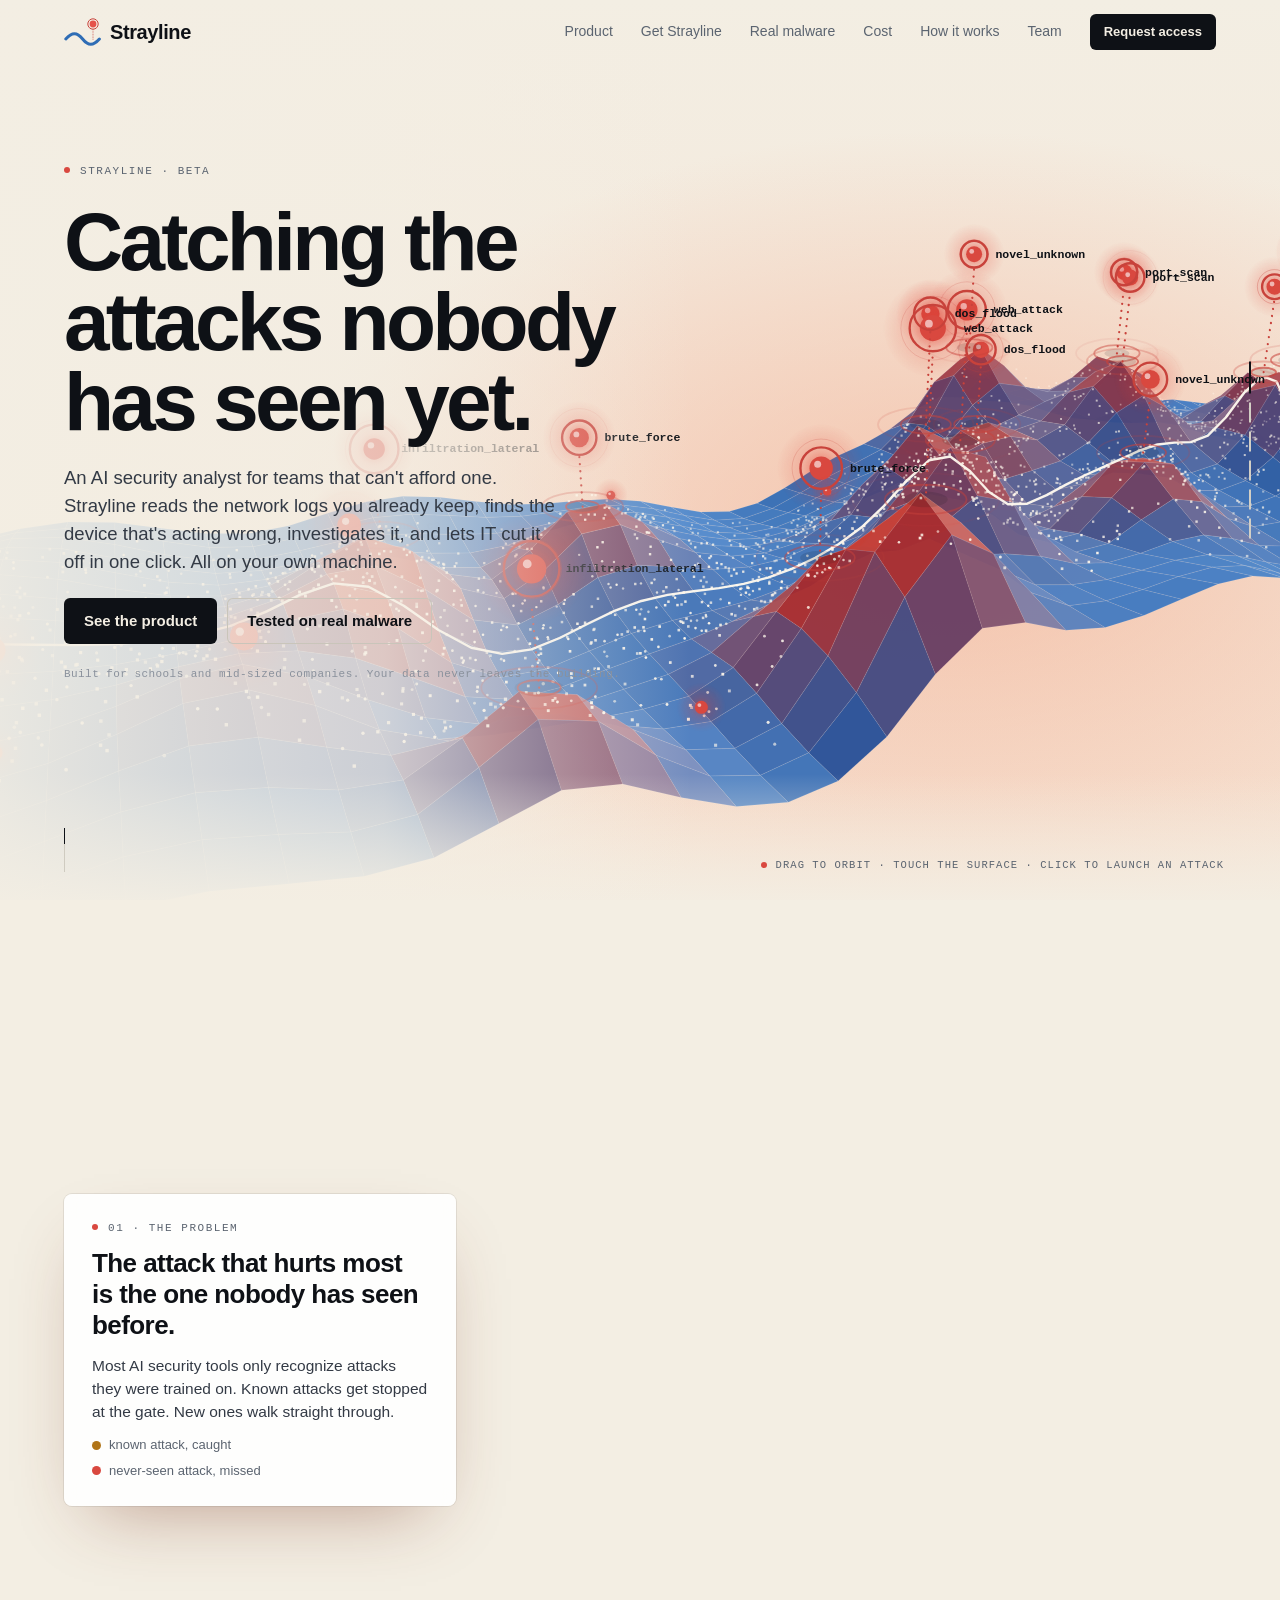
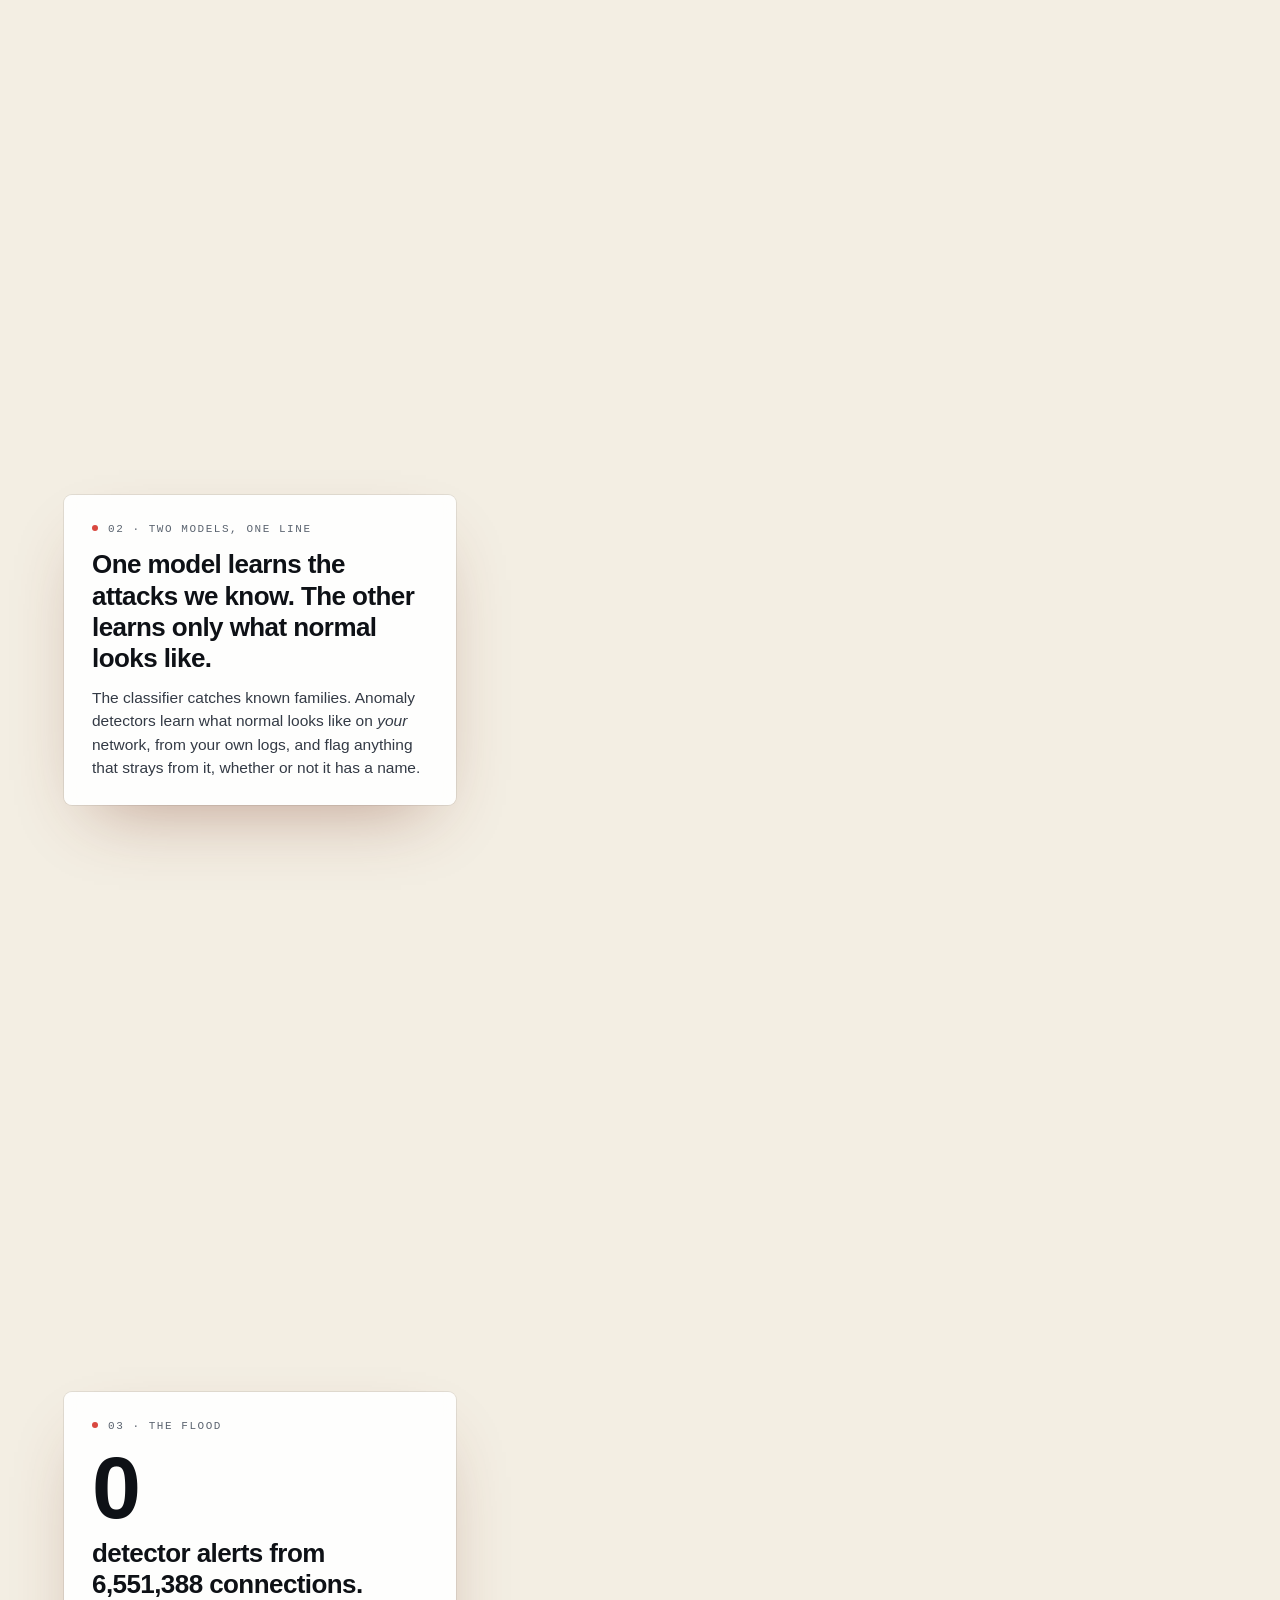
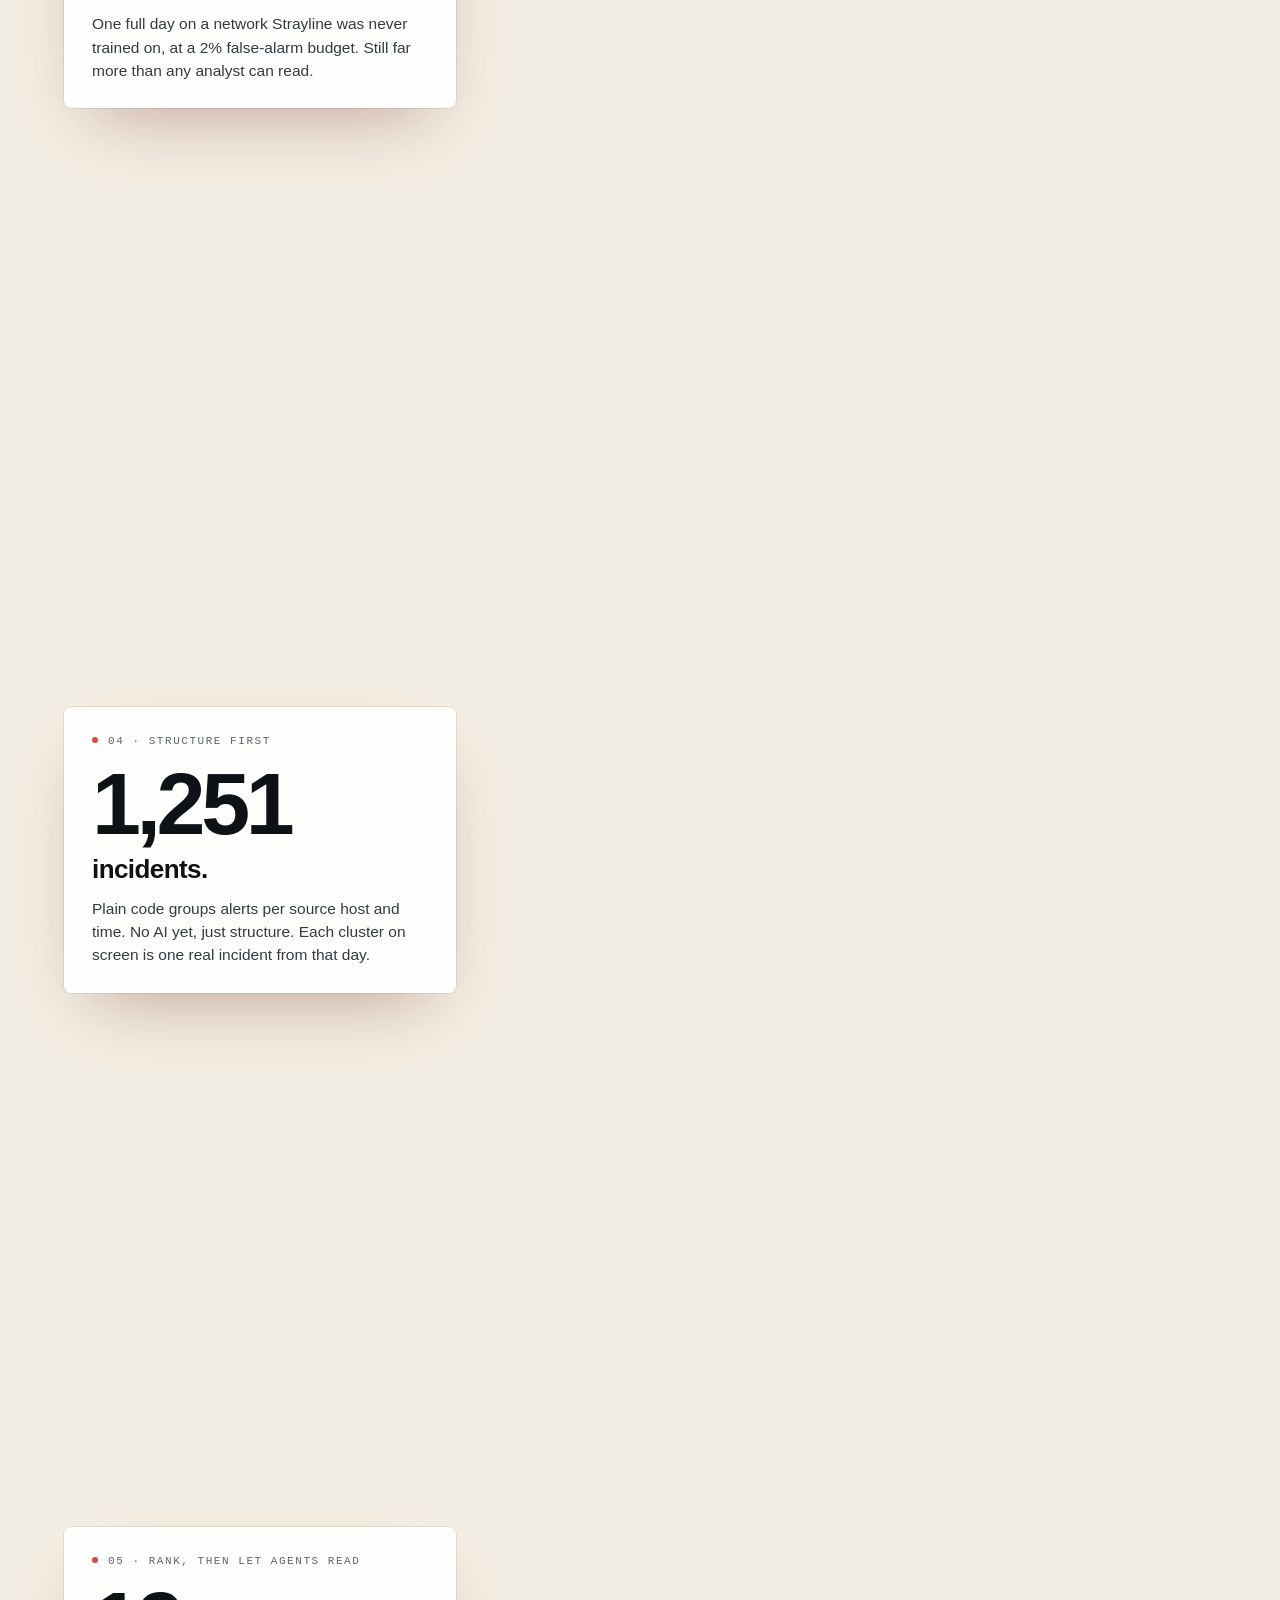
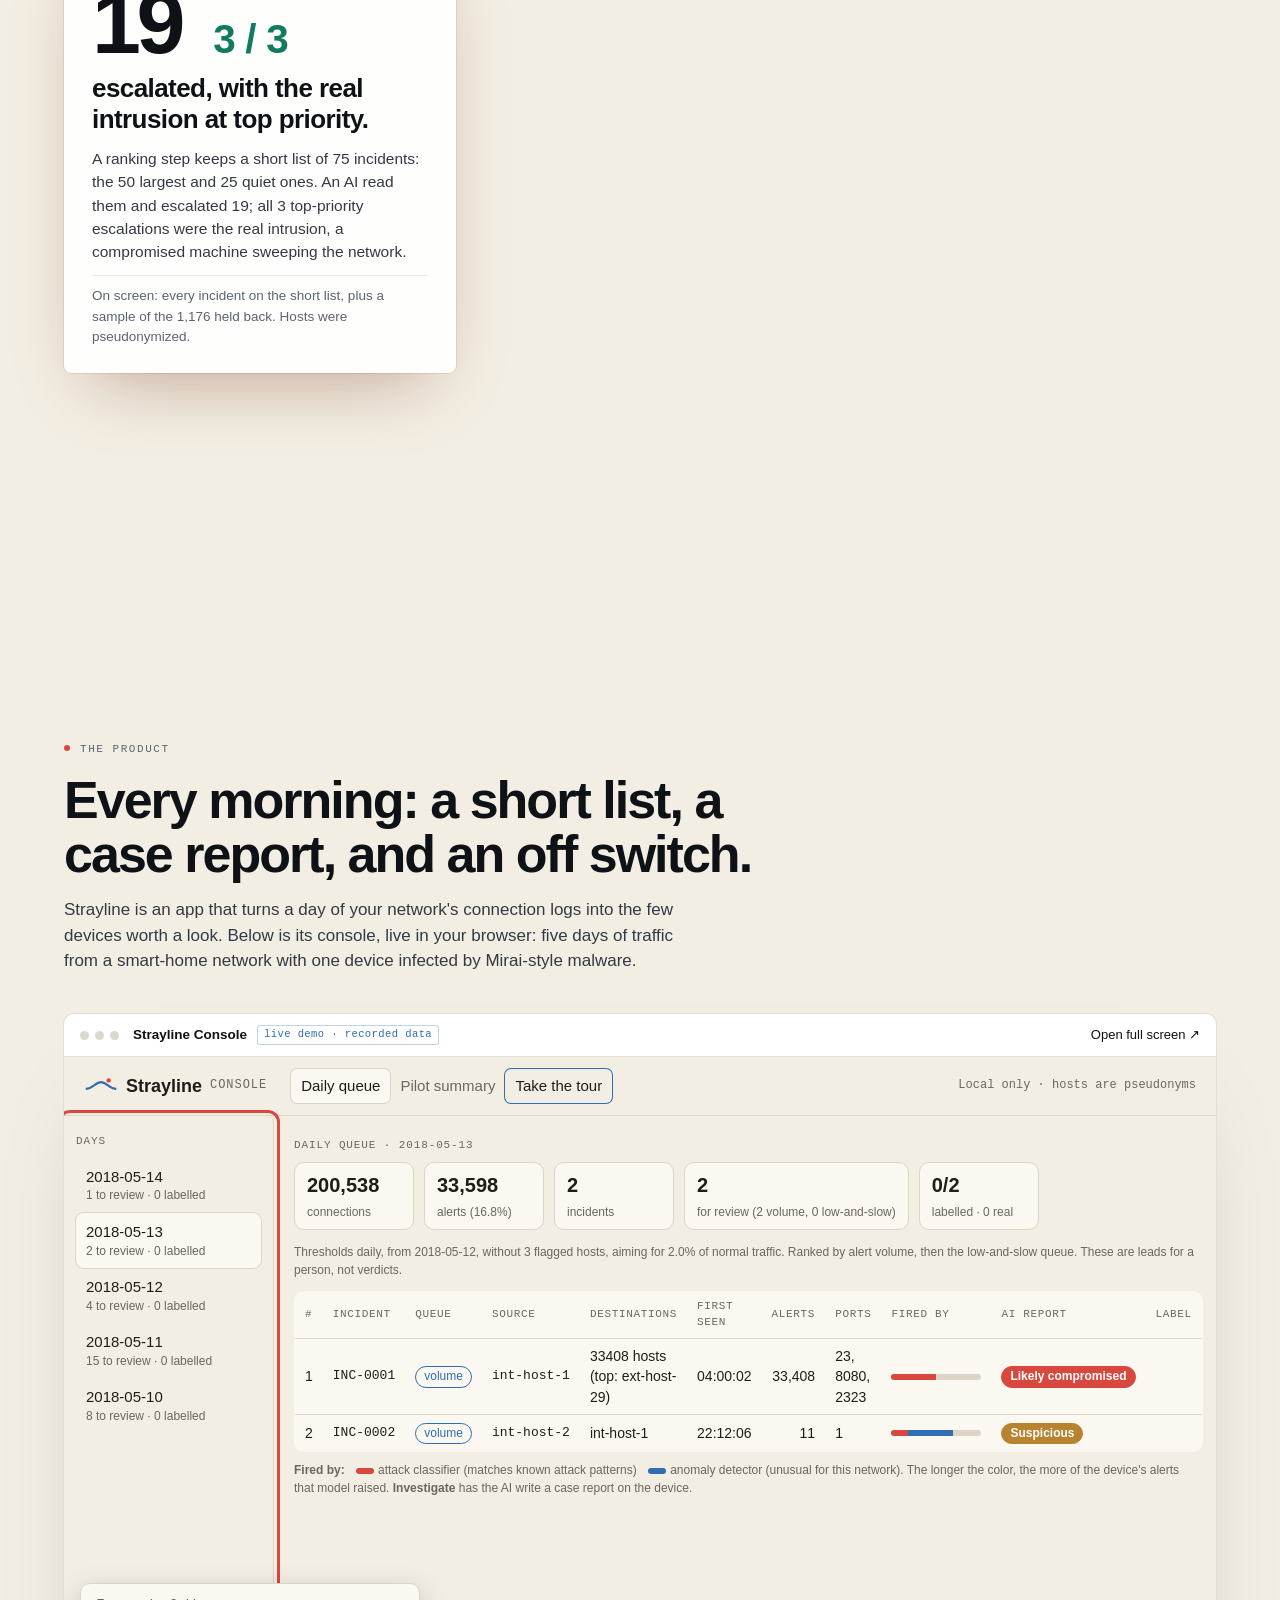
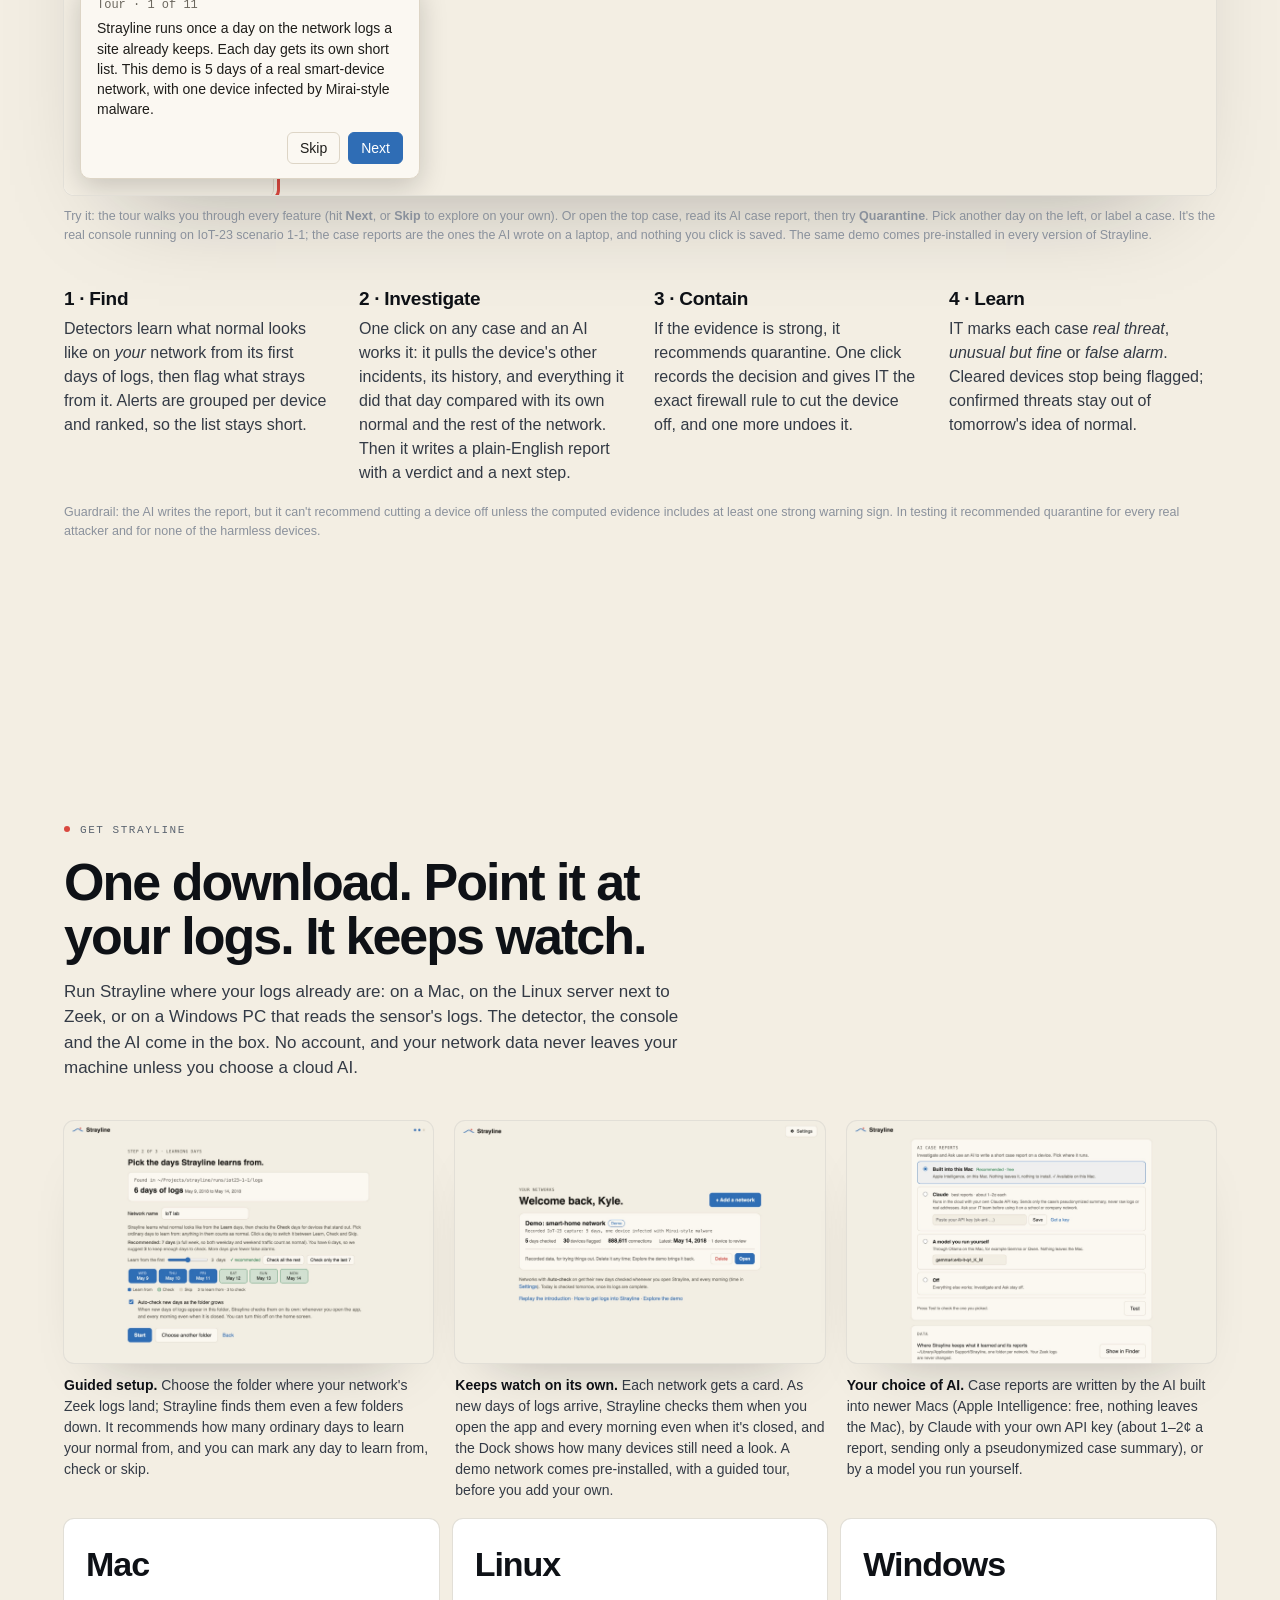
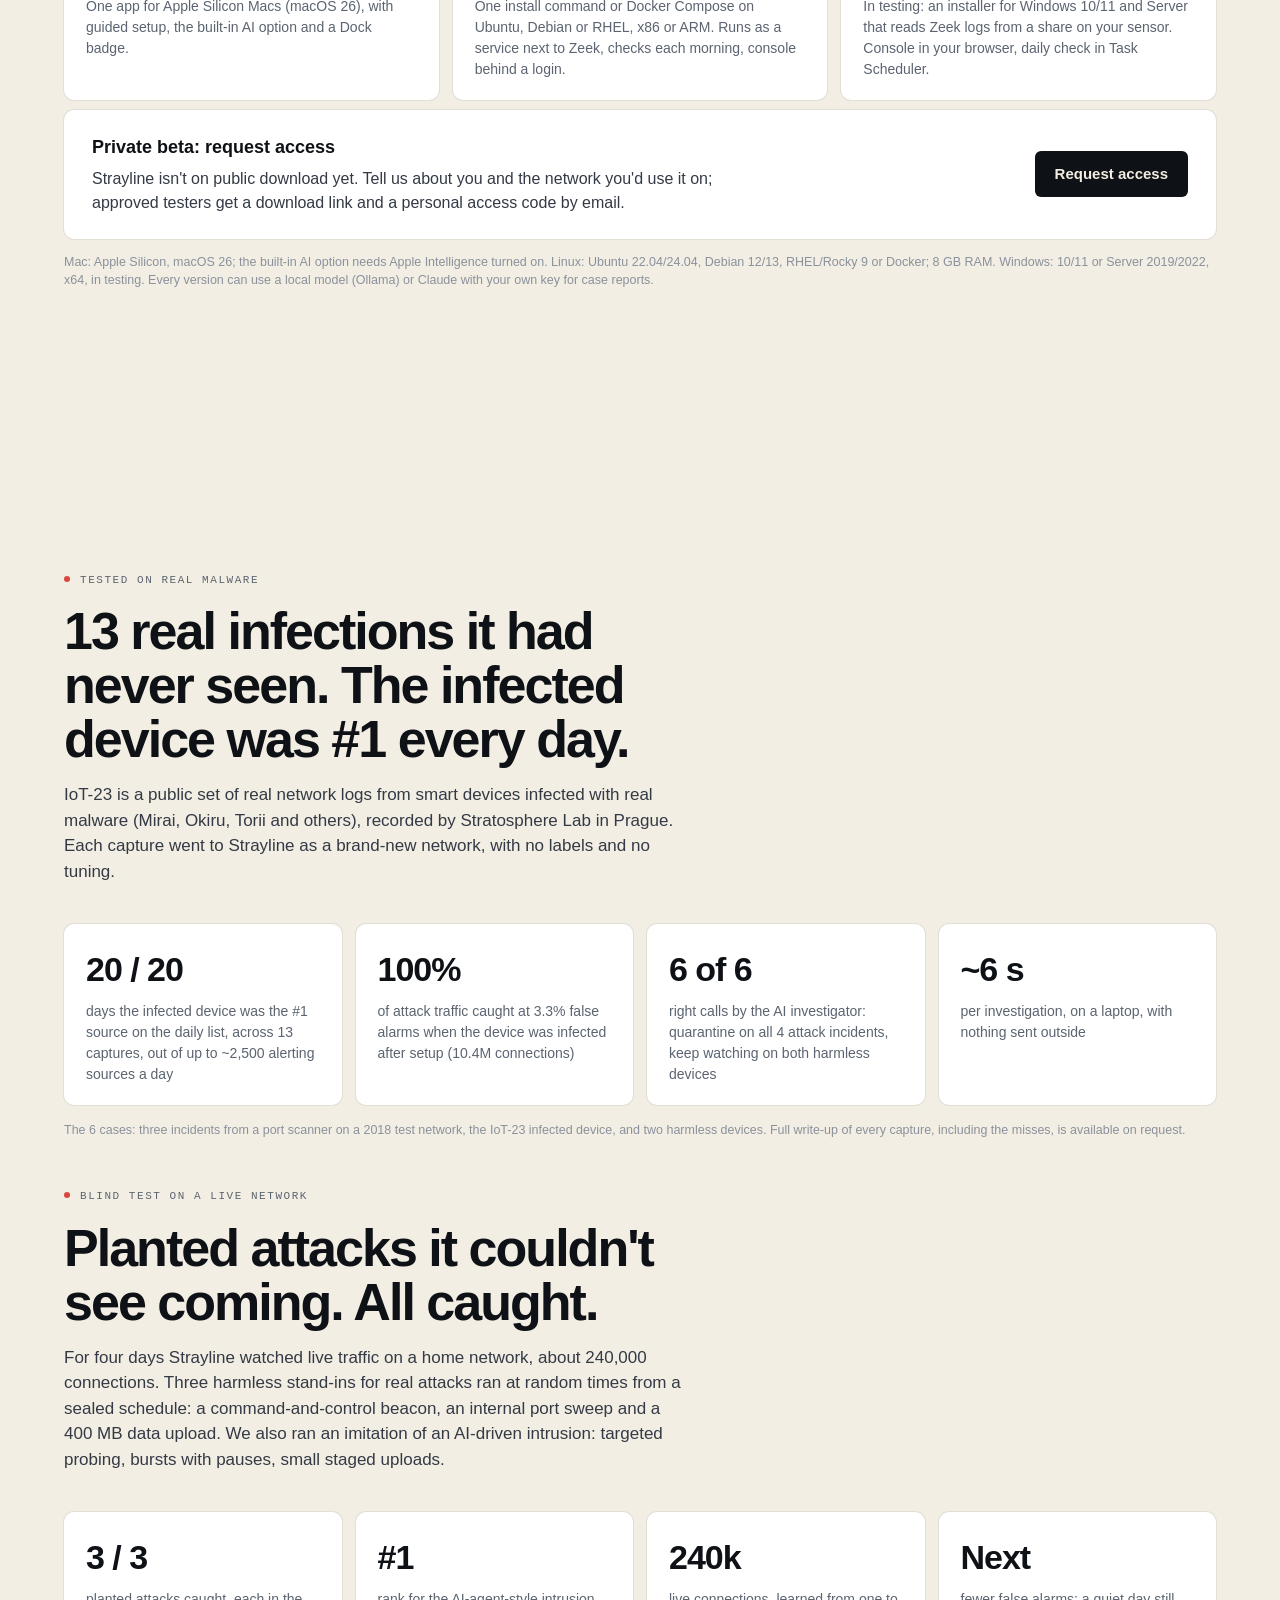
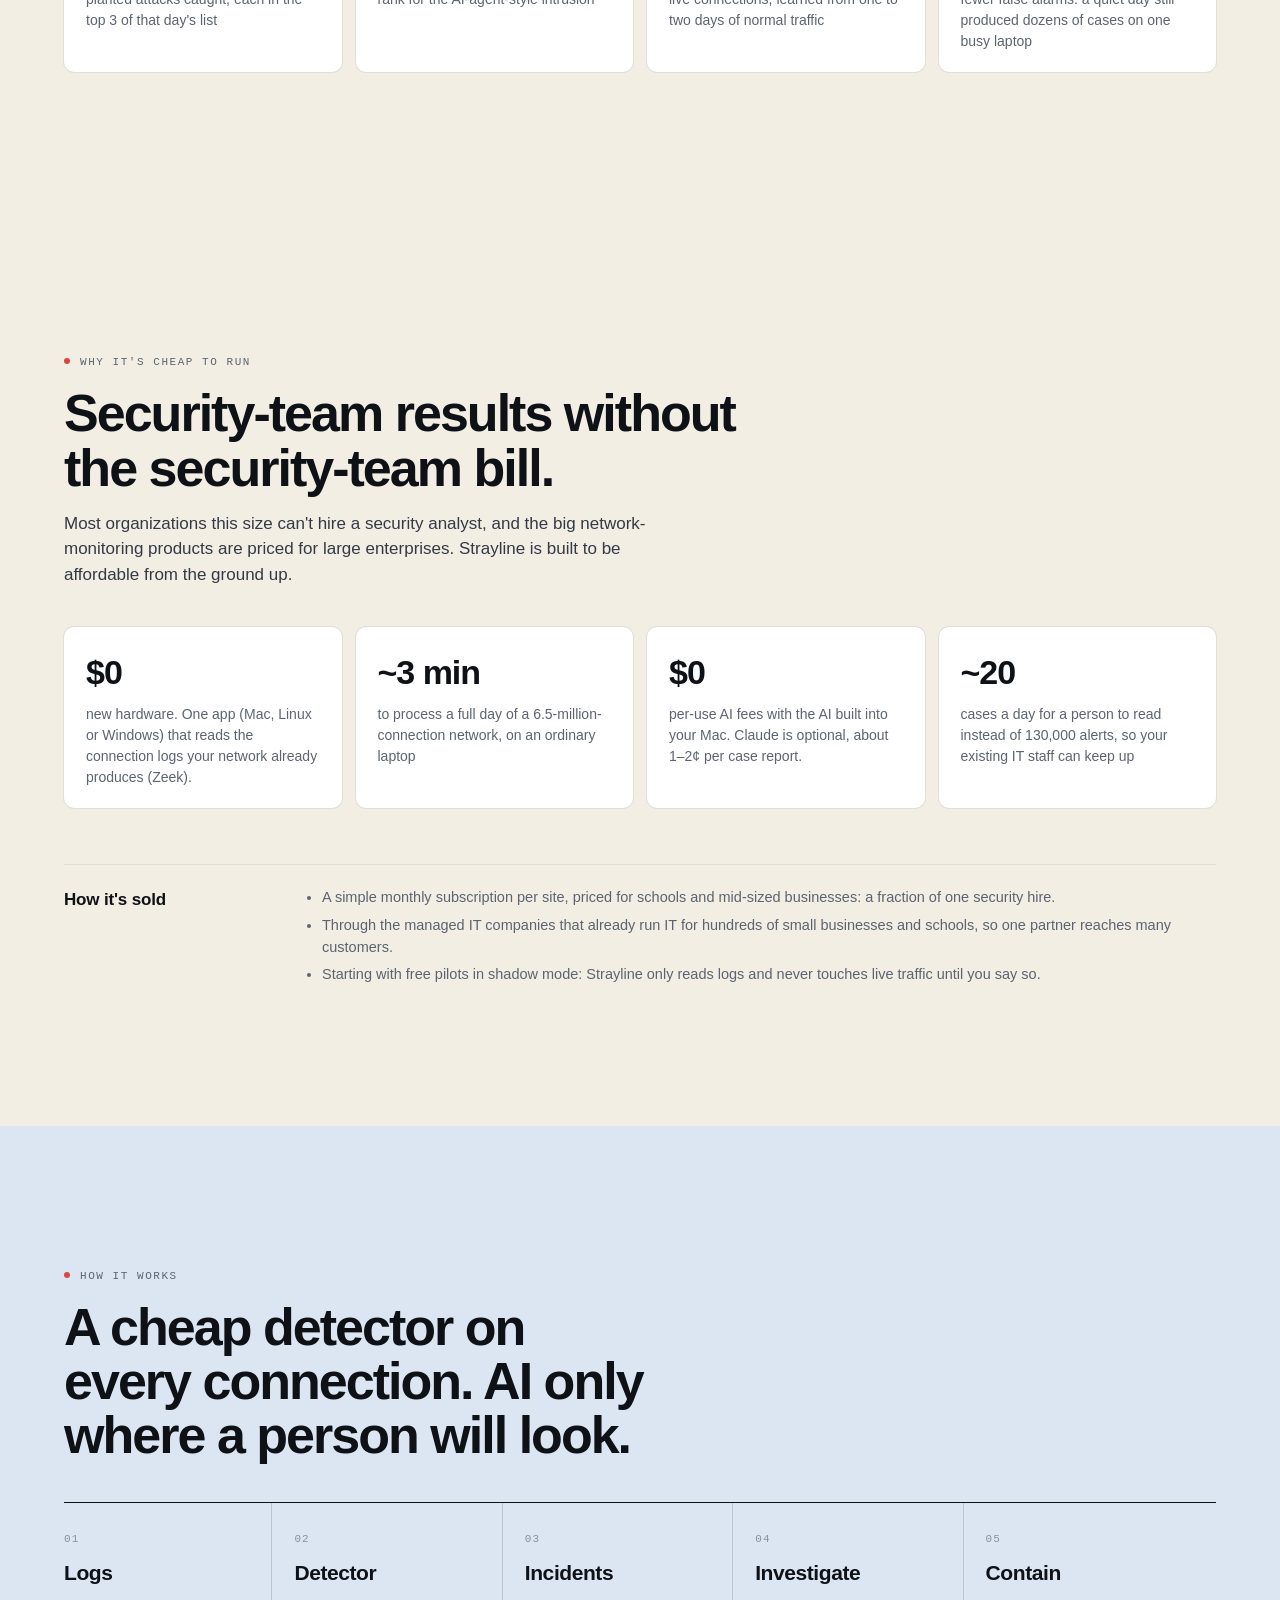
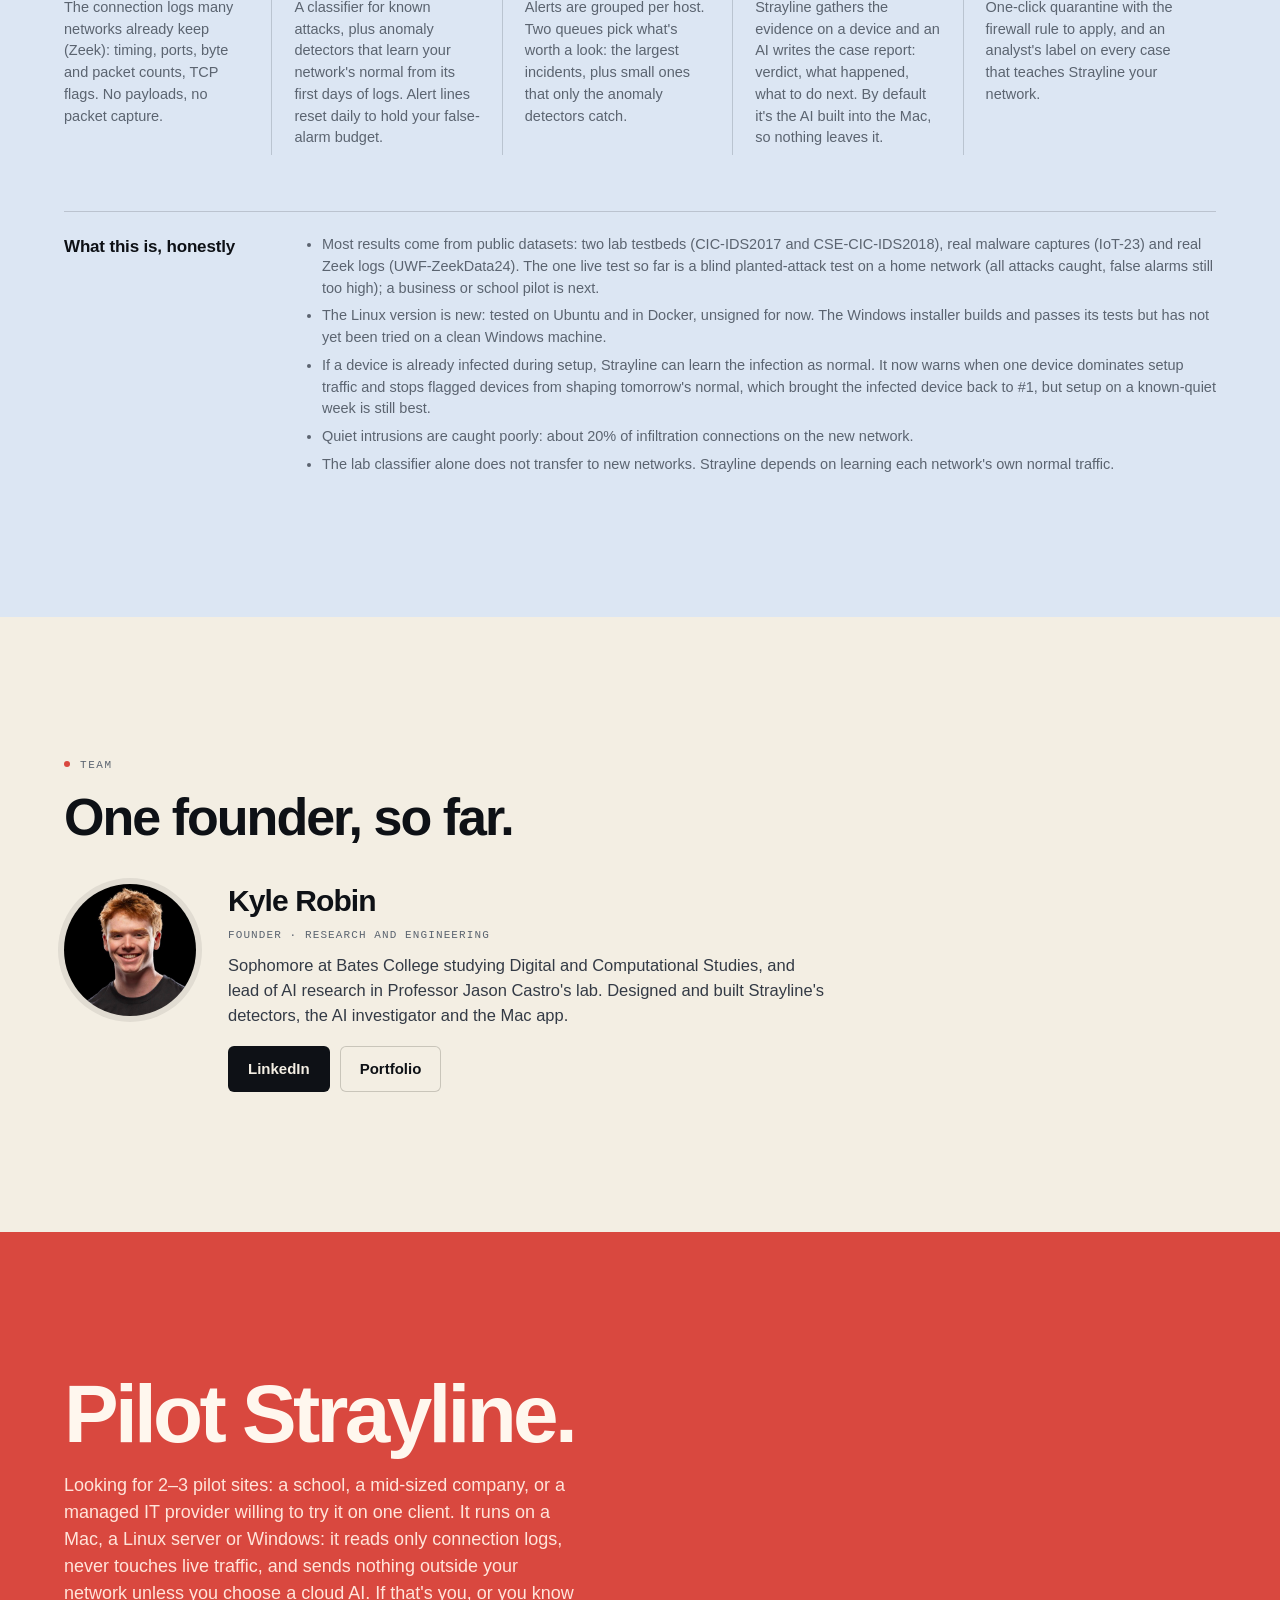
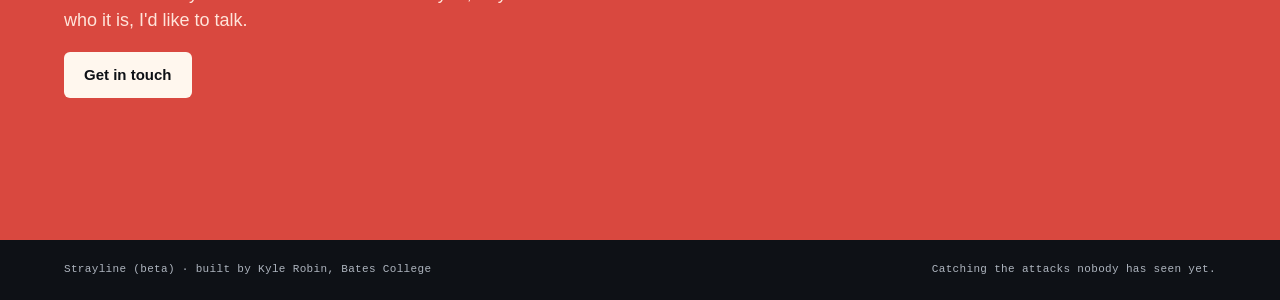
<file: index.html>
<!doctype html>
<html lang="en">
<head>
<meta charset="utf-8">
<meta name="viewport" content="width=device-width, initial-scale=1">
<title>Strayline · The AI security analyst for teams that can't afford one</title>
<meta name="description" content="Strayline is an AI security analyst for schools and mid-sized companies: it reads the network logs you already keep, finds the device that's acting wrong, investigates it and lets IT cut it off. It runs on your own Mac, Linux server or Windows PC.">
<meta name="theme-color" content="#F3EEE3">
<link rel="icon" href="assets/mark.svg" type="image/svg+xml">
<link rel="stylesheet" href="styles.css?v=202611262048">
</head>
<body>

<nav class="nav" id="nav">
  <a class="brand" href="#top" aria-label="Strayline home">
    <svg viewBox="70 80 380 300" aria-hidden="true"><path d="M88 300 C150 230 200 230 256 300 S362 370 424 300" fill="none" stroke="#2F6DB5" stroke-width="30" stroke-linecap="round"/><line x1="360" y1="206" x2="360" y2="318" stroke="#C8423B" stroke-width="7" stroke-linecap="round" stroke-dasharray="1 15"/><circle cx="360" cy="150" r="52" fill="none" stroke="#C8423B" stroke-width="10"/><circle cx="360" cy="150" r="34" fill="#E5534B"/></svg>
    <span>Strayline</span>
  </a>
  <div class="nav-links">
    <a href="#product">Product</a>
    <a href="#app">Get Strayline</a>
    <a href="#real">Real malware</a>
    <a href="#cost">Cost</a>
    <a href="#how">How it works</a>
    <a href="#team">Team</a>
    <a class="btn btn-sm" href="#access">Request access</a>
  </div>
</nav>

<main id="top">

<!-- ───────── The film: one sticky canvas, six scenes ───────── -->
<section class="film" id="film" aria-label="Strayline in motion">
  <div class="stage">
    <canvas id="stage" aria-hidden="true"></canvas>
    <div class="stage-shade" aria-hidden="true"></div>
    <p class="hint" id="hint"></p>
    <div class="rail"><i></i><i></i><i></i><i></i><i></i><i></i></div>
  </div>

  <div class="steps">
    <div class="step hero" id="s0">
      <div class="hero-copy">
        <p class="eyebrow">Strayline · beta</p>
        <h1>Catching the attacks nobody has seen&nbsp;yet.</h1>
        <p class="lede">An AI security analyst for teams that can't afford one. Strayline reads the network logs you already keep, finds the device that's acting wrong, investigates it, and lets IT cut it off in one click. All on your own machine.</p>
        <div class="cta-row">
          <a class="btn" href="#product">See the product</a>
          <a class="btn btn-ghost" href="#real">Tested on real malware</a>
        </div>
        <p class="fine">Built for schools and mid-sized companies. Your data never leaves the building.</p>
      </div>
      <a class="scroll-cue" href="#s1" aria-label="Scroll"><span></span></a>
    </div>

    <div class="step" id="s1">
      <article class="card">
        <p class="eyebrow">01 · The problem</p>
        <h2>The attack that hurts most is the one nobody has seen before.</h2>
        <p>Most AI security tools only recognize attacks they were trained on. Known attacks get stopped at the gate. New ones walk straight through.</p>
        <ul class="legend">
          <li><i class="k-known"></i>known attack, caught</li>
          <li><i class="k-stray"></i>never-seen attack, missed</li>
        </ul>
      </article>
    </div>

    <div class="step" id="s2">
      <article class="card">
        <p class="eyebrow">02 · Two models, one line</p>
        <h2>One model learns the attacks we know. The other learns only what normal looks like.</h2>
        <p>The classifier catches known families. Anomaly detectors learn what normal looks like on <em>your</em> network, from your own logs, and flag anything that strays from it, whether or not it has a name.</p>
      </article>
    </div>

    <div class="step" id="s3">
      <article class="card">
        <p class="eyebrow">03 · The flood</p>
        <p class="big"><b id="cnt-alerts">0</b></p>
        <h2>detector alerts from 6,551,388 connections.</h2>
        <p>One full day on a network Strayline was never trained on, at a 2% false-alarm budget. Still far more than any analyst can read.</p>
      </article>
    </div>

    <div class="step" id="s4">
      <article class="card">
        <p class="eyebrow">04 · Structure first</p>
        <p class="big"><b>1,251</b></p>
        <h2>incidents.</h2>
        <p>Plain code groups alerts per source host and time. No AI yet, just structure. Each cluster on screen is one real incident from that day.</p>
      </article>
    </div>

    <div class="step" id="s5">
      <article class="card">
        <p class="eyebrow">05 · Rank, then let agents read</p>
        <p class="big"><b>19</b> <span class="ok">3 / 3</span></p>
        <h2>escalated, with the real intrusion at top priority.</h2>
        <p>A ranking step keeps a short list of 75 incidents: the 50 largest and 25 quiet ones. An AI read them and escalated 19; all 3 top-priority escalations were the real intrusion, a compromised machine sweeping the network.</p>
        <p class="dim">On screen: every incident on the short list, plus a sample of the 1,176 held back. Hosts were pseudonymized.</p>
      </article>
    </div>
  </div>
</section>

<!-- ───────── The product today ───────── -->
<section class="sec" id="product">
  <header class="sec-head reveal">
    <p class="eyebrow">The product</p>
    <h2>Every morning: a short list, a case report, and an off switch.</h2>
    <p>Strayline is an app that turns a day of your network's connection logs into the few devices worth a look. Below is its console, live in your browser: five days of traffic from a smart-home network with one device infected by Mirai-style malware.</p>
  </header>
  <div class="con live reveal">
    <div class="con-bar"><span class="dots"><i></i><i></i><i></i></span><strong>Strayline Console</strong><span class="tag tag-blue">live demo · recorded data</span>
      <a class="live-open" href="demo/#2018-05-13/INC-0001" target="_blank" rel="noopener">Open full screen ↗</a></div>
    <iframe src="demo/?v=202611262039#2018-05-13" title="Strayline console, live demo" loading="lazy"></iframe>
  </div>
  <p class="fine">Try it: the tour walks you through every feature (hit <b>Next</b>, or <b>Skip</b> to explore on your own). Or open the top case, read its AI case report, then try <b>Quarantine</b>. Pick another day on the left, or label a case. It's the real console running on IoT-23 scenario 1-1; the case reports are the ones the AI wrote on a laptop, and nothing you click is saved. The same demo comes pre-installed in every version of Strayline.</p>
  <div class="feature reveal">
    <ol class="flow four">
      <li><h4>1 · Find</h4><p>Detectors learn what normal looks like on <em>your</em> network from its first days of logs, then flag what strays from it. Alerts are grouped per device and ranked, so the list stays short.</p></li>
      <li><h4>2 · Investigate</h4><p>One click on any case and an AI works it: it pulls the device's other incidents, its history, and everything it did that day compared with its own normal and the rest of the network. Then it writes a plain-English report with a verdict and a next step.</p></li>
      <li><h4>3 · Contain</h4><p>If the evidence is strong, it recommends quarantine. One click records the decision and gives IT the exact firewall rule to cut the device off, and one more undoes it.</p></li>
      <li><h4>4 · Learn</h4><p>IT marks each case <em>real threat</em>, <em>unusual but fine</em> or <em>false alarm</em>. Cleared devices stop being flagged; confirmed threats stay out of tomorrow's idea of normal.</p></li>
    </ol>
  </div>
  <p class="fine">Guardrail: the AI writes the report, but it can't recommend cutting a device off unless the computed evidence includes at least one strong warning sign. In testing it recommended quarantine for every real attacker and for none of the harmless devices.</p>
</section>

<!-- ───────── Get Strayline: Mac, Linux, Windows ───────── -->
<section class="sec" id="app">
  <header class="sec-head reveal">
    <p class="eyebrow">Get Strayline</p>
    <h2>One download. Point it at your logs. It keeps watch.</h2>
    <p>Run Strayline where your logs already are: on a Mac, on the Linux server next to Zeek, or on a Windows PC that reads the sensor's logs. The detector, the console and the AI come in the box. No account, and your network data never leaves your machine unless you choose a cloud AI.</p>
  </header>
  <div class="shots reveal">
    <figure><img src="assets/app-plan.jpg" alt="Setup: Strayline found 6 days of logs in a folder and recommends which days to learn from and which to check" loading="lazy" width="1600" height="1047">
      <figcaption><b>Guided setup.</b> Choose the folder where your network's Zeek logs land; Strayline finds them even a few folders down. It recommends how many ordinary days to learn your normal from, and you can mark any day to learn from, check or skip.</figcaption></figure>
    <figure><img src="assets/app-home.jpg" alt="Home screen: Welcome back, with a card for each network and the pre-installed demo network" loading="lazy" width="1600" height="1047">
      <figcaption><b>Keeps watch on its own.</b> Each network gets a card. As new days of logs arrive, Strayline checks them when you open the app and every morning even when it's closed, and the Dock shows how many devices still need a look. A demo network comes pre-installed, with a guided tour, before you add your own.</figcaption></figure>
    <figure><img src="assets/app-ai.jpg" alt="Settings: choose where the AI that writes case reports runs" loading="lazy" width="1600" height="1047">
      <figcaption><b>Your choice of AI.</b> Case reports are written by the AI built into newer Macs (Apple Intelligence: free, nothing leaves the Mac), by Claude with your own API key (about 1–2¢ a report, sending only a pseudonymized case summary), or by a model you run yourself.</figcaption></figure>
  </div>
  <div class="avg platforms reveal">
    <div><b>Mac</b><span>One app for Apple Silicon Macs (macOS 26), with guided setup, the built-in AI option and a Dock badge.</span></div>
    <div><b>Linux</b><span>One install command or Docker Compose on Ubuntu, Debian or RHEL, x86 or ARM. Runs as a service next to Zeek, checks each morning, console behind a login.</span></div>
    <div><b>Windows</b><span>In testing: an installer for Windows 10/11 and Server that reads Zeek logs from a share on your sensor. Console in your browser, daily check in Task Scheduler.</span></div>
  </div>
  <div class="access reveal" id="access">
    <div>
      <h3>Private beta: request access</h3>
      <p>Strayline isn't on public download yet. Tell us about you and the network you'd use it on; approved testers get a download link and a personal access code by email.</p>
    </div>
    <a class="btn" href="https://docs.google.com/forms/d/e/1FAIpQLSerDkXrrBnWQSikuMld7OXW2HN_gZHTS8qkyjh9gA5aHUESHg/viewform" target="_blank" rel="noopener">Request access</a>
  </div>
  <p class="fine">Mac: Apple Silicon, macOS 26; the built-in AI option needs Apple Intelligence turned on. Linux: Ubuntu 22.04/24.04, Debian 12/13, RHEL/Rocky 9 or Docker; 8 GB RAM. Windows: 10/11 or Server 2019/2022, x64, in testing. Every version can use a local model (Ollama) or Claude with your own key for case reports.</p>
</section>

<!-- ───────── Real malware ───────── -->
<section class="sec" id="real">
  <header class="sec-head reveal">
    <p class="eyebrow">Tested on real malware</p>
    <h2>13 real infections it had never seen. The infected device was #1 every day.</h2>
    <p>IoT-23 is a public set of real network logs from smart devices infected with real malware (Mirai, Okiru, Torii and others), recorded by Stratosphere Lab in Prague. Each capture went to Strayline as a brand-new network, with no labels and no tuning.</p>
  </header>
  <div class="avg reveal">
    <div><b>20 / 20</b><span>days the infected device was the #1 source on the daily list, across 13 captures, out of up to ~2,500 alerting sources a day</span></div>
    <div><b>100%</b><span>of attack traffic caught at 3.3% false alarms when the device was infected after setup (10.4M connections)</span></div>
    <div><b>6 of 6</b><span>right calls by the AI investigator: quarantine on all 4 attack incidents, keep watching on both harmless devices</span></div>
    <div><b>~6 s</b><span>per investigation, on a laptop, with nothing sent outside</span></div>
  </div>
  <p class="fine">The 6 cases: three incidents from a port scanner on a 2018 test network, the IoT-23 infected device, and two harmless devices. Full write-up of every capture, including the misses, is available on request.</p>

  <header class="sec-head reveal" style="margin-top:3rem">
    <p class="eyebrow">Blind test on a live network</p>
    <h2>Planted attacks it couldn't see coming. All caught.</h2>
    <p>For four days Strayline watched live traffic on a home network, about 240,000 connections. Three harmless stand-ins for real attacks ran at random times from a sealed schedule: a command-and-control beacon, an internal port sweep and a 400 MB data upload. We also ran an imitation of an AI-driven intrusion: targeted probing, bursts with pauses, small staged uploads.</p>
  </header>
  <div class="avg reveal">
    <div><b>3 / 3</b><span>planted attacks caught, each in the top 3 of that day's list</span></div>
    <div><b>#1</b><span>rank for the AI-agent-style intrusion</span></div>
    <div><b>240k</b><span>live connections, learned from one to two days of normal traffic</span></div>
    <div><b>Next</b><span>fewer false alarms: a quiet day still produced dozens of cases on one busy laptop</span></div>
  </div>
</section>

<!-- ───────── Cost ───────── -->
<section class="sec" id="cost">
  <header class="sec-head reveal">
    <p class="eyebrow">Why it's cheap to run</p>
    <h2>Security-team results without the security-team bill.</h2>
    <p>Most organizations this size can't hire a security analyst, and the big network-monitoring products are priced for large enterprises. Strayline is built to be affordable from the ground up.</p>
  </header>
  <div class="avg reveal">
    <div><b>$0</b><span>new hardware. One app (Mac, Linux or Windows) that reads the connection logs your network already produces (Zeek).</span></div>
    <div><b>~3 min</b><span>to process a full day of a 6.5-million-connection network, on an ordinary laptop</span></div>
    <div><b>$0</b><span>per-use AI fees with the AI built into your Mac. Claude is optional, about 1–2¢ per case report.</span></div>
    <div><b>~20</b><span>cases a day for a person to read instead of 130,000 alerts, so your existing IT staff can keep up</span></div>
  </div>
  <div class="limits reveal">
    <h3>How it's sold</h3>
    <ul>
      <li>A simple monthly subscription per site, priced for schools and mid-sized businesses: a fraction of one security hire.</li>
      <li>Through the managed IT companies that already run IT for hundreds of small businesses and schools, so one partner reaches many customers.</li>
      <li>Starting with free pilots in shadow mode: Strayline only reads logs and never touches live traffic until you say so.</li>
    </ul>
  </div>
</section>

<!-- ───────── How it works ───────── -->
<section class="sec" id="how">
  <header class="sec-head reveal">
    <p class="eyebrow">How it works</p>
    <h2>A cheap detector on every connection. AI only where a person will look.</h2>
  </header>
  <ol class="pipe reveal">
    <li><h4>Logs</h4><p>The connection logs many networks already keep (Zeek): timing, ports, byte and packet counts, TCP flags. No payloads, no packet capture.</p></li>
    <li><h4>Detector</h4><p>A classifier for known attacks, plus anomaly detectors that learn your network's normal from its first days of logs. Alert lines reset daily to hold your false-alarm budget.</p></li>
    <li><h4>Incidents</h4><p>Alerts are grouped per host. Two queues pick what's worth a look: the largest incidents, plus small ones that only the anomaly detectors catch.</p></li>
    <li><h4>Investigate</h4><p>Strayline gathers the evidence on a device and an AI writes the case report: verdict, what happened, what to do next. By default it's the AI built into the Mac, so nothing leaves it.</p></li>
    <li><h4>Contain</h4><p>One-click quarantine with the firewall rule to apply, and an analyst's label on every case that teaches Strayline your network.</p></li>
  </ol>

  <div class="limits reveal">
    <h3>What this is, honestly</h3>
    <ul>
      <li>Most results come from public datasets: two lab testbeds (CIC-IDS2017 and CSE-CIC-IDS2018), real malware captures (IoT-23) and real Zeek logs (UWF-ZeekData24). The one live test so far is a blind planted-attack test on a home network (all attacks caught, false alarms still too high); a business or school pilot is next.</li>
      <li>The Linux version is new: tested on Ubuntu and in Docker, unsigned for now. The Windows installer builds and passes its tests but has not yet been tried on a clean Windows machine.</li>
      <li>If a device is already infected during setup, Strayline can learn the infection as normal. It now warns when one device dominates setup traffic and stops flagged devices from shaping tomorrow's normal, which brought the infected device back to #1, but setup on a known-quiet week is still best.</li>
      <li>Quiet intrusions are caught poorly: about 20% of infiltration connections on the new network.</li>
      <li>The lab classifier alone does not transfer to new networks. Strayline depends on learning each network's own normal traffic.</li>
    </ul>
  </div>
</section>

<section class="sec" id="team">
  <header class="sec-head reveal">
    <p class="eyebrow">Team</p>
    <h2>One founder, so far.</h2>
  </header>
  <div class="team reveal">
    <img class="avatar" src="assets/kyle-robin.jpg" alt="Kyle Robin" width="132" height="132">
    <div class="bio">
      <h3>Kyle Robin</h3>
      <p class="role">Founder · research and engineering</p>
      <p>Sophomore at Bates College studying Digital and Computational Studies, and lead of AI research in Professor Jason Castro's lab. Designed and built Strayline's detectors, the AI investigator and the Mac app.</p>
      <div class="cta-row">
        <a class="btn" href="https://www.linkedin.com/in/kyle-robin-931415425" target="_blank" rel="noopener">LinkedIn</a>
        <a class="btn btn-ghost" href="https://krobin2005.github.io/myportfolio" target="_blank" rel="noopener">Portfolio</a>
      </div>
    </div>
  </div>
</section>

<section class="sec cta" id="contact">
  <div class="reveal">
    <h2>Pilot Strayline.</h2>
    <p>Looking for 2–3 pilot sites: a school, a mid-sized company, or a managed IT provider willing to try it on one client. It runs on a Mac, a Linux server or Windows: it reads only connection logs, never touches live traffic, and sends nothing outside your network unless you choose a cloud AI. If that's you, or you know who it is, I'd like to talk.</p>
    <a class="btn" data-contact href="#">Get in touch</a>
  </div>
</section>

</main>

<footer class="foot">
  <span>Strayline (beta) · built by Kyle Robin, Bates College</span>
  <span>Catching the attacks nobody has seen yet.</span>
</footer>

<script src="data/replay.js?v=202611262040"></script>
<script src="js/stream.js?v=202611262040"></script>
<script src="js/main.js?v=202611262040"></script>
</body>
</html>
</file>
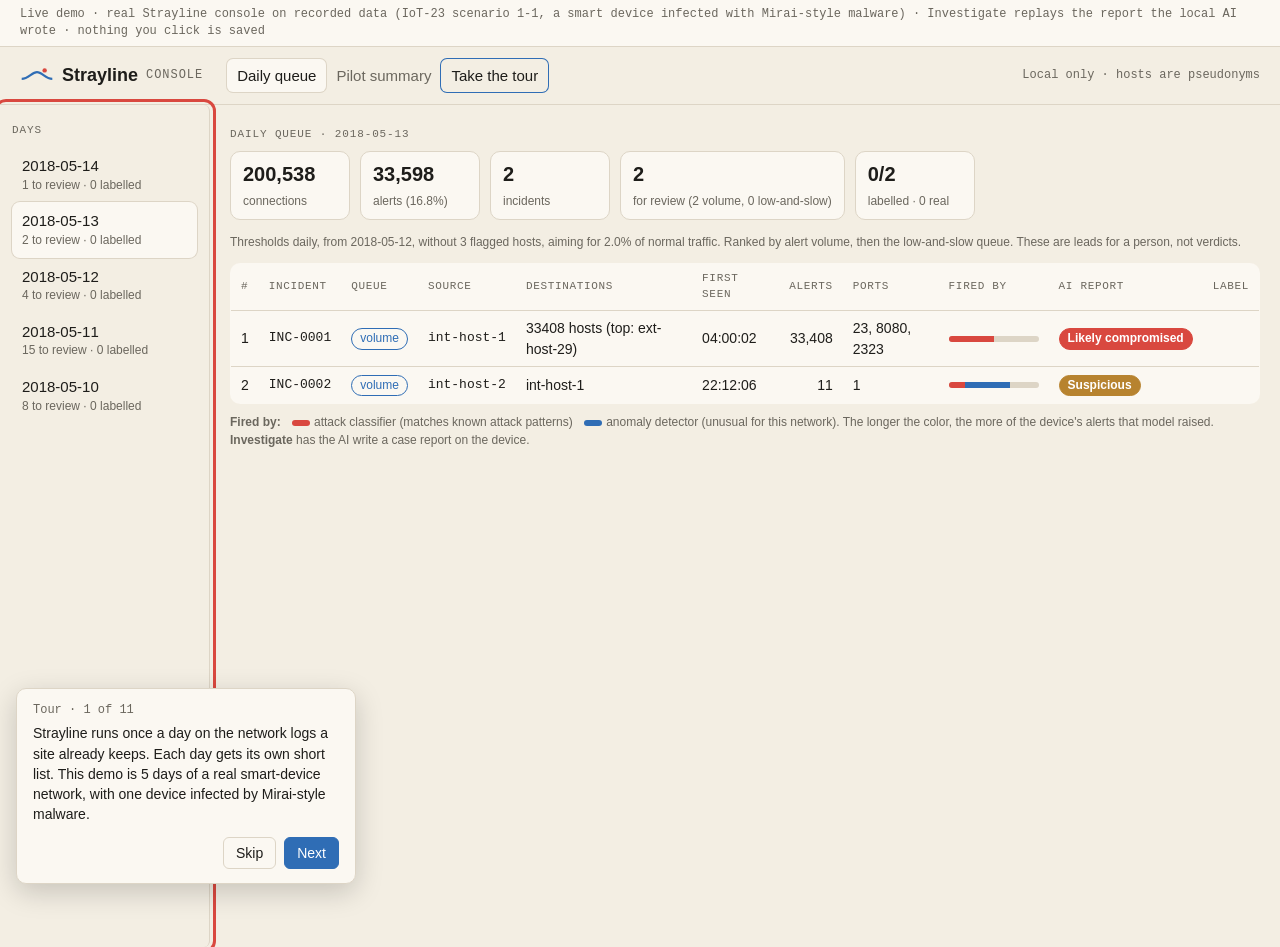
<file: demo/index.html>
<!doctype html>
<html lang="en">
<head>
<meta charset="utf-8">
<meta name="viewport" content="width=device-width, initial-scale=1">
<title>Strayline console · live demo</title>
<link rel="stylesheet" href="style.css?v=202611262039">
<meta name="theme-color" content="#F3EEE3" media="(prefers-color-scheme: light)">
</head>
<body>
<div class="demo-bar">Live demo · real Strayline console on recorded data (IoT-23 scenario 1-1, a smart device infected with Mirai-style malware) · Investigate replays the report the local AI wrote · nothing you click is saved</div>
<header>
  <div class="brand"><svg viewBox="0 0 40 20" aria-hidden="true"><path d="M2 14 C10 14 14 6 20 6 S30 14 38 14" fill="none" stroke="var(--blue)" stroke-width="2.5"/><circle cx="29" cy="4" r="2.6" fill="var(--red)"/></svg>Strayline <span>console</span></div>
  <nav><button id="tab-queue" class="on">Daily queue</button><button id="tab-summary">Pilot summary</button></nav>
  <div class="local">Local only · hosts are pseudonyms</div>
</header>
<main>
  <aside id="days"></aside>
  <section id="view"></section>
  <section id="detail" hidden></section>
</main>
<script src="data.js?v=202611262039"></script>
<script src="shim.js?v=202611262039"></script>
<script src="app.js?v=202611262039"></script>
<script src="tour.js?v=202611262039"></script>
</body>
</html>
</file>
<file: styles.css>
:root {
  --paper: #F3EEE3; --surface: #FFFFFF; --ink: #0E1116; --body: #333A45; --muted: #5B6470; --faint: #8A919C;
  --rule: #E2DFD7; --rule2: #EDEBE5;
  --blue: #2F6DB5; --red: #D9483F; --amber: #B07418; --green: #117A5F;
  --sans: "Helvetica Neue", Inter, Helvetica, Arial, system-ui, sans-serif;
  --mono: ui-monospace, "SF Mono", Menlo, Consolas, monospace;
  --gutter: clamp(18px, 5vw, 80px);
}
* { box-sizing: border-box; margin: 0; padding: 0; }
html { scroll-behavior: smooth; scroll-snap-type: y proximity; }
body { background: var(--paper); color: var(--ink); font-family: var(--sans); line-height: 1.5;
  -webkit-font-smoothing: antialiased; overflow-x: hidden; }
a { color: inherit; text-decoration: none; }
b, strong { font-weight: 700; }
::selection { background: var(--ink); color: var(--paper); }

.eyebrow { font-family: var(--mono); color: var(--muted); font-size: 11px; letter-spacing: .14em; text-transform: uppercase; }
.eyebrow::before { content: ""; display: inline-block; width: 6px; height: 6px; background: var(--red); border-radius: 50%; margin-right: 10px; transform: translateY(-1px); }
.fine { color: var(--faint); font-size: 12.5px; }
.center { text-align: center; margin-top: 18px; }
.dim { color: var(--muted); }
.ok { color: var(--green); }

.btn { display: inline-block; background: var(--ink); color: var(--paper); font-weight: 600; font-size: 15px;
  padding: 12px 20px; border-radius: 6px; transition: transform .2s, background .2s; }
.btn:hover { transform: translateY(-1px); background: #262c36; }
.btn-ghost { background: transparent; color: var(--ink); box-shadow: inset 0 0 0 1px #c9c5ba; }
.btn-ghost:hover { background: rgba(14,17,22,.05); }
.btn-sm { padding: 8px 14px; font-size: 13px; }

/* nav */
.nav { position: fixed; inset: 0 0 auto 0; z-index: 20; display: flex; align-items: center; justify-content: space-between;
  padding: 14px var(--gutter); transition: background .3s, border-color .3s; border-bottom: 1px solid transparent; }
.nav.solid { background: rgba(243,238,227,.86); backdrop-filter: blur(14px); -webkit-backdrop-filter: blur(14px); border-color: var(--rule); }
.brand { display: flex; align-items: center; gap: 8px; font-weight: 800; font-size: 20px; letter-spacing: -.02em; }
.brand svg { width: 38px; height: 30px; }
.nav-links { display: flex; align-items: center; gap: 28px; font-size: 14px; color: var(--muted); }
.nav-links a:not(.btn):hover { color: var(--ink); }
@media (max-width: 760px) { .nav-links a:not(.btn) { display: none; } }

/* film */
.film { position: relative; }
.stage { position: sticky; top: 0; height: 100vh; height: 100svh; overflow: hidden; }
.stage canvas { position: absolute; inset: 0; width: 100%; height: 100%; display: block; }
.stage-shade { position: absolute; inset: 0; pointer-events: none;
  background: linear-gradient(90deg, rgba(243,238,227,.94) 0%, rgba(243,238,227,.7) 30%, rgba(243,238,227,0) 54%),
              linear-gradient(0deg, rgba(243,238,227,.9) 0%, rgba(243,238,227,0) 14%); }
.rail { position: absolute; right: 22px; top: 50%; transform: translateY(-50%); display: grid; gap: 9px; }
.rail i { width: 16px; height: 20px; cursor: pointer; background: linear-gradient(#d3cfc5, #d3cfc5) center / 2px 100% no-repeat; transition: height .3s; }
.rail i:hover, .rail i.on { background-image: linear-gradient(var(--ink), var(--ink)); }
.rail i.on { height: 32px; }
.hint { position: absolute; right: 56px; bottom: 26px; font-family: var(--mono); font-size: 10.5px; letter-spacing: .1em; text-transform: uppercase; color: var(--muted); pointer-events: none; }
.hint::before { content: ""; display: inline-block; width: 6px; height: 6px; border-radius: 50%; background: var(--red); margin-right: 9px; animation: blink 1.6s steps(2) infinite; }
.tip { position: absolute; left: 0; top: 0; z-index: 3; width: 260px; padding: 10px 12px; border-radius: 6px; background: rgba(255,255,255,.96);
  box-shadow: 0 0 0 1px var(--rule), 0 14px 34px -18px rgba(14,17,22,.4); font-size: 12.5px; pointer-events: none; opacity: 0; transition: opacity .15s; display: grid; gap: 3px; }
.tip.on { opacity: 1; }
.tip b { font-family: var(--mono); font-size: 13px; margin-right: 10px; }
.tip p { font-family: var(--mono); font-size: 11.5px; color: var(--body); overflow-wrap: anywhere; }
.tip small { color: var(--faint); font-size: 11px; margin-top: 2px; }
.tip .badge { justify-self: start; }
.steps { position: relative; z-index: 2; margin-top: -100vh; margin-top: -100svh; pointer-events: none; }
.step { scroll-snap-align: start; height: 100vh; height: 100svh; display: flex; align-items: center; padding: 0 var(--gutter); }
.step > * { pointer-events: auto; }
.card { max-width: 392px; padding: 26px 28px 26px; border-radius: 8px; background: rgba(255,255,255,.9);
  backdrop-filter: blur(10px); -webkit-backdrop-filter: blur(10px);
  box-shadow: 0 0 0 1px var(--rule), 0 24px 60px -34px rgba(14,17,22,.28); display: grid; gap: 12px; }
.card h2 { font-size: clamp(21px, 2.2vw, 26px); line-height: 1.2; letter-spacing: -.022em; font-weight: 700; }
.card p { color: var(--body); font-size: 15.5px; }
.card p.eyebrow { color: var(--muted); font-size: 11px; }
.card p.dim { color: var(--muted); font-size: 13.5px; padding-top: 10px; border-top: 1px solid var(--rule2); }
.card .big { font-size: clamp(54px, 7vw, 88px); line-height: .95; font-weight: 700; letter-spacing: -.05em; color: var(--ink);
  font-variant-numeric: tabular-nums; margin-bottom: -4px; }
.card .big .ok { font-size: .46em; letter-spacing: -.02em; margin-left: 12px; white-space: nowrap; }
.legend { list-style: none; display: grid; gap: 6px; font-size: 13px; color: var(--muted); }
.legend.inline { display: flex; flex-wrap: wrap; gap: 6px 24px; margin-top: 18px; }
.legend li { display: flex; align-items: center; gap: 8px; }
.legend i { width: 9px; height: 9px; border-radius: 50%; flex: none; }
.k-known, .k-clf { background: var(--amber); } .k-stray, .k-ae { background: var(--red); }

.hero { position: relative; }
.hero-copy { max-width: 660px; display: grid; gap: 22px; margin-top: -6vh; }
.hero h1 { font-size: clamp(40px, 6.4vw, 86px); line-height: .98; letter-spacing: -.045em; font-weight: 700; text-wrap: balance; }
.lede { font-size: clamp(16px, 1.45vw, 19px); color: var(--body); max-width: 500px; }
.cta-row { display: flex; flex-wrap: wrap; gap: 10px; }
.hero .fine { font-family: var(--mono); font-size: 11px; letter-spacing: .04em; }
.scroll-cue { position: absolute; left: var(--gutter); bottom: 28px; width: 1px; height: 44px; background: #cfcbc0; overflow: hidden; }
.scroll-cue span { position: absolute; left: 0; top: 0; width: 1px; height: 16px; background: var(--ink); animation: cue 1.9s ease-in-out infinite; }
@keyframes cue { 0% { transform: translateY(-16px); } 100% { transform: translateY(44px); } }

@media (max-width: 979px) {
  .stage-shade { background: linear-gradient(180deg, rgba(243,238,227,.6) 0%, rgba(243,238,227,0) 16%, rgba(243,238,227,0) 56%, rgba(243,238,227,.95) 78%); }
  .step { align-items: flex-end; padding-bottom: 5vh; }
  .step.hero { align-items: flex-start; padding-top: 15vh; }
  .hero-copy { margin-top: 0; gap: 16px; }
  .card { max-width: 560px; width: 100%; padding: 18px 20px 18px; gap: 8px; }
  .card p { font-size: 14.5px; }
  .rail { right: 4px; }
  .hint { right: auto; left: var(--gutter); bottom: auto; top: 66px; font-size: 9.5px; }
  .step.hero { padding-top: 17vh; }
  .scroll-cue { display: none; }
}

/* sections */
.sec { padding: clamp(80px, 11vw, 150px) var(--gutter) 0; max-width: 1280px; margin: 0 auto; }
.sec-head { max-width: 700px; display: grid; gap: 16px; margin-bottom: 40px; }
.sec-head h2 { font-size: clamp(30px, 4.2vw, 52px); line-height: 1.04; letter-spacing: -.038em; font-weight: 700; text-wrap: balance; }
.sec-head h3 { font-size: clamp(22px, 2.6vw, 30px); letter-spacing: -.025em; }
.sec-head p:not(.eyebrow) { color: var(--body); font-size: 17px; max-width: 620px; }
.sec-head.sub { margin-top: 80px; margin-bottom: 24px; }
.reveal { opacity: 0; transform: translateY(16px); transition: opacity .8s ease, transform .8s cubic-bezier(.2,.7,.2,1); }
.reveal.in { opacity: 1; transform: none; }

/* console */
.con { border-radius: 10px; background: var(--surface); box-shadow: 0 0 0 1px var(--rule), 0 50px 100px -60px rgba(14,17,22,.35);
  overflow: hidden; font-size: 13.5px; }
.con-bar { display: flex; align-items: center; gap: 10px; padding: 11px 16px; border-bottom: 1px solid var(--rule); flex-wrap: wrap; }
.dots { display: flex; gap: 6px; margin-right: 4px; } .dots i { width: 9px; height: 9px; border-radius: 50%; background: #dcd8ce; }
.tag { font-family: var(--mono); font-size: 10.5px; letter-spacing: .04em; padding: 2px 7px; border-radius: 3px; box-shadow: inset 0 0 0 1px var(--rule); color: var(--muted); white-space: nowrap; }
.tag-blue { color: var(--blue); box-shadow: inset 0 0 0 1px rgba(47,109,181,.3); }
.clock { margin-left: auto; font-family: var(--mono); color: var(--ink); font-variant-numeric: tabular-nums; }
.con-stats { display: grid; grid-template-columns: repeat(6, 1fr); border-bottom: 1px solid var(--rule); }
.stat { padding: 14px 16px; border-right: 1px solid var(--rule); min-width: 0; }
.stat:last-child { border-right: 0; }
.stat b { display: block; font-size: 24px; letter-spacing: -.03em; font-variant-numeric: tabular-nums; }
.stat span { font-family: var(--mono); color: var(--faint); font-size: 10.5px; text-transform: uppercase; letter-spacing: .08em; white-space: nowrap; }
.stat.esc b { color: var(--red); } .stat.mon b { color: var(--blue); } .stat.dis b { color: var(--faint); }
.con-body { display: grid; grid-template-columns: minmax(280px, 380px) 1fr; height: 548px; }
.con-queue { border-right: 1px solid var(--rule); display: flex; flex-direction: column; min-height: 0; background: #FCFBF9; }
.pane-head { display: flex; justify-content: space-between; padding: 9px 16px; font-family: var(--mono); color: var(--faint); font-size: 10.5px;
  text-transform: uppercase; letter-spacing: .08em; border-bottom: 1px solid var(--rule); }
#q { list-style: none; overflow-y: auto; flex: 1; scrollbar-width: thin; scrollbar-color: #d3cfc5 transparent; }
#q li { display: grid; grid-template-columns: 70px 1fr auto; gap: 8px; align-items: center; padding: 7px 16px; cursor: pointer;
  border-bottom: 1px solid var(--rule2); animation: rowin .4s ease; }
#q li:hover { background: #F3F1EC; }
#q li.sel { background: var(--surface); box-shadow: inset 2px 0 0 var(--ink); }
#q li .id { font-family: var(--mono); font-size: 12px; color: var(--muted); }
#q li .who { overflow: hidden; text-overflow: ellipsis; white-space: nowrap; font-family: var(--mono); font-size: 12px; }
#q li .who small { color: var(--faint); font-family: var(--sans); margin-left: 6px; }
@keyframes rowin { from { opacity: 0; transform: translateY(-8px); background: #EEF3FA; } }
.badge { font-family: var(--mono); font-size: 10.5px; letter-spacing: .04em; text-transform: uppercase; white-space: nowrap; display: inline-flex; align-items: center; gap: 6px; }
.badge::before { content: ""; width: 6px; height: 6px; border-radius: 50%; background: currentColor; }
.badge.escalate { color: var(--red); } .badge.monitor { color: var(--blue); } .badge.dismiss { color: var(--faint); } .badge.held { color: var(--faint); }
.con-detail { padding: 20px 22px; overflow-y: auto; min-width: 0; scrollbar-width: thin; scrollbar-color: #d3cfc5 transparent; }
.d-top { display: flex; align-items: center; gap: 12px; flex-wrap: wrap; margin-bottom: 4px; }
.d-top h3 { font-size: 20px; letter-spacing: -.01em; font-family: var(--mono); font-weight: 600; }
.d-route { font-family: var(--mono); color: var(--muted); font-size: 12.5px; margin-bottom: 16px; overflow-wrap: anywhere; }
.truth { font-family: var(--mono); font-size: 10.5px; letter-spacing: .03em; padding: 2px 7px; border-radius: 3px; color: var(--green); box-shadow: inset 0 0 0 1px rgba(17,122,95,.35); }
.d-grid { display: grid; grid-template-columns: repeat(4, 1fr); margin-bottom: 18px; border: 1px solid var(--rule); border-radius: 6px; }
.d-grid div { padding: 10px 12px; min-width: 0; border-right: 1px solid var(--rule); }
.d-grid div:last-child { border-right: 0; }
.d-grid b { display: block; font-size: 16px; letter-spacing: -.01em; font-variant-numeric: tabular-nums; overflow: hidden; text-overflow: ellipsis; white-space: nowrap; }
.d-grid span, .d-h { font-family: var(--mono); color: var(--faint); font-size: 10.5px; text-transform: uppercase; letter-spacing: .08em; }
.d-cols { display: grid; grid-template-columns: 1fr 1fr; gap: 22px; margin-bottom: 18px; }
.d-h { margin-bottom: 9px; }
.meter { display: grid; grid-template-columns: 110px 1fr 46px; align-items: center; gap: 8px; margin-bottom: 7px; font-size: 12.5px; }
.meter > span:first-child { overflow: hidden; text-overflow: ellipsis; white-space: nowrap; color: var(--body); }
.meter .track { height: 4px; background: var(--rule2); overflow: hidden; }
.meter .track i { display: block; height: 100%; width: 0; background: var(--ink); transition: width .7s cubic-bezier(.2,.7,.2,1); }
.meter .track i.red { background: var(--red); } .meter .track i.amber { background: var(--amber); }
.meter em { font-style: normal; font-family: var(--mono); font-size: 11.5px; color: var(--muted); text-align: right; }
.say { padding: 12px 0 12px 14px; border-left: 2px solid var(--rule); margin-bottom: 12px; }
.say .who { display: flex; align-items: center; gap: 10px; font-family: var(--mono); font-size: 10.5px; text-transform: uppercase; letter-spacing: .08em; color: var(--faint); margin-bottom: 6px; flex-wrap: wrap; }
.say .who b { color: var(--ink); }
.say p { color: var(--body); font-size: 13.5px; min-height: 1.5em; }
.say.inv { border-left-color: var(--blue); }
.say.blind { border-left-color: var(--red); }
.say.blind .who b { color: var(--red); }
.say ul { margin: 8px 0 0 16px; color: var(--muted); font-size: 12.5px; display: grid; gap: 4px; }
.caret::after { content: "▍"; color: var(--ink); animation: blink 1s steps(2) infinite; }
@keyframes blink { 50% { opacity: 0; } }
.con-foot { display: flex; align-items: center; gap: 14px; padding: 9px 16px; border-top: 1px solid var(--rule); font-family: var(--mono); color: var(--faint); font-size: 11px; }
.prog { flex: 1; height: 2px; background: var(--rule2); overflow: hidden; }
.prog i { display: block; height: 100%; width: 0; background: var(--ink); }
.link { background: none; border: 0; color: var(--ink); font: inherit; cursor: pointer; text-decoration: underline; text-underline-offset: 3px; }
@media (max-width: 860px) {
  .con-stats { grid-template-columns: repeat(3, 1fr); }
  .stat { border-bottom: 1px solid var(--rule); } .stat:nth-child(3n) { border-right: 0; } .stat:nth-child(n+4) { border-bottom: 0; }
  .con-body { grid-template-columns: 1fr; height: auto; }
  .con-queue { border-right: 0; border-bottom: 1px solid var(--rule); height: 210px; }
  .con-detail { height: 520px; }
  .d-grid { grid-template-columns: repeat(2, 1fr); } .d-grid div:nth-child(2) { border-right: 0; } .d-grid div:nth-child(-n+2) { border-bottom: 1px solid var(--rule); }
  .d-cols { grid-template-columns: 1fr; gap: 12px; }
  .tag-blue { order: 5; white-space: normal; }
}

/* map */
.map-wrap { overflow-x: auto; }
.grid { display: grid; grid-template-columns: minmax(118px, 1.1fr) repeat(4, minmax(84px, 1fr)); gap: 4px; min-width: 500px; }
.grid .h { font-family: var(--mono); color: var(--faint); font-size: 10.5px; text-transform: uppercase; letter-spacing: .08em; padding: 4px 6px 10px; align-self: end; }
.grid .f { padding: 0 6px; display: flex; flex-direction: column; justify-content: center; font-weight: 600; font-size: 15px; }
.grid .f small { font-family: var(--mono); color: var(--faint); font-weight: 400; font-size: 10.5px; }
.cell { height: 60px; border-radius: 3px; display: grid; place-items: center; font-weight: 600; font-size: 17px; letter-spacing: -.01em;
  font-variant-numeric: tabular-nums; background: var(--rule2); color: transparent; transform: scale(.94); opacity: .4;
  transition: background .8s ease, color .5s ease .2s, transform .6s cubic-bezier(.2,.8,.2,1), opacity .6s, box-shadow .4s; }
.cell.on { transform: none; opacity: 1; }
.cell.blind.on { box-shadow: inset 0 0 0 1px rgba(217,72,63,.35); }
.cell.sweep { box-shadow: inset 0 0 0 2px var(--ink); }
#map-note { margin-top: 16px; min-height: 2.6em; font-size: 13.5px; color: var(--muted); }
.budget { background: var(--surface); border-radius: 10px; padding: 24px clamp(16px, 3vw, 30px); box-shadow: 0 0 0 1px var(--rule); }
.budget-ctl { display: flex; align-items: center; gap: 18px; margin-bottom: 20px; padding-bottom: 18px; border-bottom: 1px solid var(--rule2); flex-wrap: wrap; }
.budget-ctl label { font-family: var(--mono); color: var(--muted); font-size: 11px; text-transform: uppercase; letter-spacing: .08em; }
.budget-ctl input { flex: 1; min-width: 160px; accent-color: var(--ink); height: 28px; }
.budget-ctl output { font-size: 34px; font-weight: 700; letter-spacing: -.04em; min-width: 90px; text-align: right; font-variant-numeric: tabular-nums; }
.brow { display: grid; grid-template-columns: 104px 1fr 112px; gap: 12px; align-items: center; padding: 7px 0; }
.brow .nm { font-size: 14px; font-weight: 600; }
.brow .tr { display: grid; gap: 3px; }
.brow .tr span { height: 8px; background: var(--rule2); overflow: hidden; }
.brow .tr span:last-child { height: 4px; }
.brow .tr i { display: block; height: 100%; width: 0; transition: width .9s cubic-bezier(.2,.75,.2,1); }
.brow .tr .a { background: var(--red); } .brow .tr .c { background: var(--amber); }
.brow em { font-style: normal; font-weight: 600; text-align: right; font-variant-numeric: tabular-nums; }

/* how */
.pipe { list-style: none; display: grid; grid-template-columns: repeat(5, 1fr); counter-reset: p; border-top: 1px solid var(--ink); }
.pipe li { padding: 22px 22px 6px 0; margin-right: 22px; counter-increment: p; border-right: 1px solid var(--rule); }
.pipe li:last-child { border-right: 0; margin-right: 0; }
.pipe li::before { content: "0" counter(p); font-family: var(--mono); color: var(--faint); font-size: 11px; letter-spacing: .1em; }
.pipe h4 { font-size: 21px; margin: 8px 0 8px; letter-spacing: -.02em; }
.pipe p { color: var(--muted); font-size: 14.5px; }
@media (max-width: 1080px) { .pipe { grid-template-columns: repeat(3, 1fr); row-gap: 14px; } .pipe li:nth-child(3) { border-right: 0; } }
@media (max-width: 860px) { .pipe { grid-template-columns: 1fr 1fr; } .pipe li:nth-child(3) { border-right: 1px solid var(--rule); } .pipe li:nth-child(2n) { border-right: 0; } }
@media (max-width: 480px) { .pipe { grid-template-columns: 1fr; } .pipe li { border-right: 0; } }
.limits { margin-top: 56px; padding: 22px 0 0; border-top: 1px solid var(--rule); display: grid; grid-template-columns: 220px 1fr; gap: 20px; }
.limits h3 { font-size: 17px; letter-spacing: -.01em; }
.limits ul { margin-left: 18px; color: var(--muted); font-size: 14.5px; display: grid; gap: 6px; }
@media (max-width: 700px) { .limits { grid-template-columns: 1fr; } }

.cta { padding-bottom: clamp(80px, 10vw, 140px); }
.cta > div { display: grid; gap: 18px; justify-items: start; max-width: 720px; }
.cta h2 { font-size: clamp(40px, 6.4vw, 86px); letter-spacing: -.045em; line-height: .98; font-weight: 700; }
.cta p { color: var(--body); font-size: 18px; max-width: 520px; }
.foot { display: flex; justify-content: space-between; gap: 12px; flex-wrap: wrap; padding: 22px var(--gutter);
  border-top: 1px solid var(--rule); font-family: var(--mono); color: var(--faint); font-size: 11px; letter-spacing: .03em; }

@media (prefers-reduced-motion: reduce) {
  html { scroll-behavior: auto; }
  .reveal { opacity: 1; transform: none; transition: none; }
  .scroll-cue span, .caret::after, #q li { animation: none; }
}

/* colour: an atmospheric stage and full-bleed bands instead of white everywhere */
.stage { background: radial-gradient(75% 65% at 74% 60%, rgba(244,170,140,.6) 0%, rgba(244,170,140,0) 70%), linear-gradient(180deg, #F3EEE3 0%, #F6E2D2 100%); }
.sec { padding-bottom: clamp(80px, 11vw, 150px); }
#console { --band: #F2DCCB; } #how { --band: #DCE6F3; } .cta { --band: #D9483F; color: #FFF7EE; }
#console, #how, .cta { background: var(--band); box-shadow: 0 0 0 100vmax var(--band); clip-path: inset(0 -100vmax); }
#how .pipe li, #how .limits { border-color: rgba(14,17,22,.16); }
.cta p { color: #FFE4DA; } .cta .btn { background: #FFF7EE; color: var(--ink); } .cta .btn:hover { background: #fff; }
.foot { background: var(--ink); color: #aeb5bf; border-top: 0; }
.card { box-shadow: 0 0 0 1px rgba(14,17,22,.08), 0 30px 70px -30px rgba(120,50,30,.45); }

/* cross-network results and team */
.xnet { display: grid; grid-template-columns: 1fr 1fr; gap: 14px; }
.xnet > div { background: var(--surface); border-radius: 10px; padding: 20px 22px; box-shadow: 0 0 0 1px var(--rule); }
.xnet table { width: 100%; border-collapse: collapse; font-size: 14.5px; }
.xnet th, .xnet td { text-align: right; padding: 10px 0; border-top: 1px solid var(--rule2); font-variant-numeric: tabular-nums; }
.xnet thead th { border-top: 0; font-family: var(--mono); font-size: 10.5px; font-weight: 400; letter-spacing: .06em; text-transform: uppercase; color: var(--faint); padding-top: 0; }
.xnet tbody th { text-align: left; font-weight: 600; }
.xnet td { font-weight: 600; font-size: 17px; letter-spacing: -.01em; }
.xnet td.bad { color: var(--red); }
.xnet .fine { grid-column: 1 / -1; }
@media (max-width: 760px) { .xnet { grid-template-columns: 1fr; } }
.team { display: grid; grid-template-columns: 132px 1fr; gap: 32px; align-items: start; max-width: 820px; }
.avatar { width: 132px; height: 132px; border-radius: 50%; background: var(--blue); color: #FFF7EE; display: grid; place-items: center;
  font-size: 44px; font-weight: 700; letter-spacing: -.03em; box-shadow: 0 0 0 6px rgba(47,109,181,.16); }
.bio { display: grid; gap: 10px; }
.bio h3 { font-size: 30px; letter-spacing: -.03em; line-height: 1.1; }
.bio .role { font-family: var(--mono); font-size: 11px; letter-spacing: .1em; text-transform: uppercase; color: var(--muted); }
.bio p { color: var(--body); font-size: 16.5px; max-width: 600px; }
.bio .cta-row { margin-top: 8px; }
@media (max-width: 600px) { .team { grid-template-columns: 1fr; gap: 18px; } .avatar { width: 88px; height: 88px; font-size: 30px; } }
img.avatar { display: block; object-fit: cover; background: #000; box-shadow: 0 0 0 6px rgba(14,17,22,.08); }

/* phones and tablets: steadier scrolling and layouts that fit */
html, body { overflow-x: clip; }
@media (max-width: 979px), (pointer: coarse) {
  html { scroll-snap-type: none; }
  .step { scroll-snap-align: none; }
  .card, .nav.solid { backdrop-filter: none; -webkit-backdrop-filter: none; }
  .card { background: rgba(255,255,255,.96); }
  .nav.solid { background: rgba(243,238,227,.97); }
  .stage { height: 100vh; height: 100lvh; }
  .steps { margin-top: -100vh; margin-top: -100lvh; }
  .step { height: 100vh; height: 100lvh; padding-bottom: calc(5vh + env(safe-area-inset-bottom, 0px) + (100lvh - 100svh)); }
  .step.hero { padding-bottom: 0; }
}
@media (max-width: 600px) {
  .map-wrap { overflow-x: visible; }
  .grid { min-width: 0; grid-template-columns: 78px repeat(4, minmax(0, 1fr)); gap: 3px; }
  .grid .h { font-family: var(--sans); font-size: 8.5px; letter-spacing: 0; padding: 2px 1px 8px; }
  .grid .f { font-size: 13px; padding: 0 2px; } .grid .f small { font-size: 9px; }
  .cell { height: 48px; font-size: 13px; }
  .brow { grid-template-columns: 82px 1fr 50px; gap: 8px; } .brow .nm { font-size: 13px; }
  .budget-ctl output { font-size: 28px; min-width: 70px; }
  .xnet td { font-size: 15px; } .xnet thead th { font-size: 9px; }
  .con-bar .tag-blue { display: none; }
  .hint { max-width: 62vw; line-height: 1.5; }
  .sec-head h2 { font-size: 30px; } .cta h2 { font-size: 44px; }
  .foot { flex-direction: column; }
}
@media (max-width: 979px) { .stage-shade { background: linear-gradient(180deg, rgba(243,238,227,.7) 0%, rgba(243,238,227,0) 14%); } }

/* headline averages (replaces the old cross-network tables) */
.avg { display: grid; grid-template-columns: repeat(4, 1fr); gap: 14px; }
.avg > div { background: var(--surface); border-radius: 10px; padding: 20px 22px; box-shadow: 0 0 0 1px var(--rule); }
.avg b { display: block; font-size: 34px; letter-spacing: -.03em; font-variant-numeric: tabular-nums; }
.avg span { display: block; color: var(--muted); font-size: 14px; margin-top: 6px; }
.avg.platforms { grid-template-columns: repeat(3, 1fr); margin-top: 18px; }
@media (max-width: 860px) { .avg { grid-template-columns: 1fr 1fr; } .avg.platforms { grid-template-columns: 1fr; } }
@media (max-width: 480px) { .avg { grid-template-columns: 1fr; } }

/* product screenshots */
.shot { margin: 0 0 18px; }
.shot img { display: block; width: 100%; height: auto; border-radius: 12px; box-shadow: 0 0 0 1px var(--rule), 0 24px 60px -30px rgba(14,17,22,.45); }
.shot figcaption { font-size: 14px; color: var(--muted); margin-top: 10px; }
.feature { display: grid; grid-template-columns: minmax(0, 5fr) minmax(0, 6fr); gap: clamp(24px, 4vw, 56px); align-items: start; margin: 40px 0 18px; }
.flow { list-style: none; display: grid; gap: 22px; padding: 0; }
.flow h4 { font-size: 19px; letter-spacing: -.015em; margin-bottom: 4px; }
.flow p { color: var(--body); font-size: 16px; }
@media (max-width: 860px) { .feature { grid-template-columns: 1fr; } .shot.tall { max-width: 460px; } }

.avg + .fine, .shot + .fine, .feature + .fine { margin-top: 16px; }

/* live console embed: same frame as the replay console */
.live-open { margin-left: auto; color: var(--ink); font-size: 13px; } .live-open:hover { text-decoration: underline; }
.live iframe { display: block; width: 100%; height: min(820px, 82vh); border: 0; background: var(--paper); }
.live + .fine { margin-top: 12px; }
.feature:has(.flow.four) { grid-template-columns: 1fr; }
.flow.four { grid-template-columns: repeat(4, 1fr); gap: 28px; }
@media (max-width: 960px) { .flow.four { grid-template-columns: 1fr 1fr; } }
@media (max-width: 560px) { .flow.four { grid-template-columns: 1fr; } .live iframe { height: 640px; } .live .con-bar .tag { display: none; } }

/* Mac app screenshots */
.shots { display: grid; grid-template-columns: repeat(3, 1fr); gap: 22px; margin-bottom: 18px; }
.shots figure { margin: 0; display: grid; gap: 12px; align-content: start; }
.shots img { width: 100%; height: auto; border-radius: 10px; box-shadow: 0 0 0 1px var(--rule), 0 30px 60px -40px rgba(14,17,22,.35); background: #F3EEE3; }
.shots figcaption { font-size: 14px; color: var(--body); line-height: 1.5; }
.shots figcaption b { color: var(--ink); }
@media (max-width: 900px) { .shots { grid-template-columns: 1fr; } }

.access { display: flex; align-items: center; justify-content: space-between; gap: 24px; padding: 24px 28px; margin: 10px 0 14px;
  border-radius: 10px; background: var(--surface); box-shadow: 0 0 0 1px var(--rule); }
.access h3 { margin: 0 0 6px; font-size: 18px; }
.access p { margin: 0; color: var(--body); max-width: 640px; }
@media (max-width: 700px) { .access { flex-direction: column; align-items: flex-start; } }
</file>
<file: demo/style.css>
:root {
  --paper: #F3EEE3; --card: #FBF8F2; --ink: #1E1D1A; --muted: #6B675E; --line: #DDD5C6;
  --blue: #2F6DB5; --red: #D9483F; --green: #3C8A5A; --amber: #B7832F;
  --mono: ui-monospace, "SF Mono", Menlo, monospace;
}
* { box-sizing: border-box; }
body { margin: 0; background: var(--paper); color: var(--ink); font: 15px/1.45 -apple-system, "Segoe UI", sans-serif; }
header { display: flex; align-items: center; gap: 24px; padding: 12px 20px; border-bottom: 1px solid var(--line); flex-wrap: wrap; }
.brand { display: flex; align-items: center; gap: 8px; font-weight: 700; font-size: 18px; }
.brand svg { width: 34px; }
.brand span { font-family: var(--mono); font-weight: 400; font-size: 12px; color: var(--muted); text-transform: uppercase; letter-spacing: .08em; }
nav button { background: none; border: 0; padding: 6px 10px; font: inherit; color: var(--muted); cursor: pointer; border-radius: 6px; }
nav button.on { color: var(--ink); background: var(--card); box-shadow: 0 0 0 1px var(--line); }
.local { margin-left: auto; font-family: var(--mono); font-size: 12px; color: var(--muted); }
main { display: grid; grid-template-columns: 210px 1fr; gap: 0; min-height: calc(100vh - 58px); }
main.with-detail { grid-template-columns: 210px 1fr 440px; }
aside { border-right: 1px solid var(--line); padding: 12px; }
.eyebrow { font-family: var(--mono); font-size: 11px; text-transform: uppercase; letter-spacing: .08em; color: var(--muted); margin: 6px 0 8px; }
.day { display: block; width: 100%; text-align: left; background: none; border: 0; padding: 8px 10px; border-radius: 8px; cursor: pointer; color: inherit; font: inherit; }
.day.on, .day:hover { background: var(--card); box-shadow: 0 0 0 1px var(--line); }
.day small { display: block; color: var(--muted); font-size: 12px; }
#view { padding: 16px 20px; overflow: auto; }
.stats { display: flex; gap: 10px; flex-wrap: wrap; margin-bottom: 14px; }
.stat { background: var(--card); border: 1px solid var(--line); border-radius: 10px; padding: 8px 12px; min-width: 120px; }
.stat b { display: block; font-size: 20px; }
.stat span { font-size: 12px; color: var(--muted); }
table { width: 100%; border-collapse: collapse; background: var(--card); border: 1px solid var(--line); border-radius: 10px; overflow: hidden; }
th, td { text-align: left; padding: 7px 10px; border-bottom: 1px solid var(--line); font-size: 14px; }
th { font-family: var(--mono); font-size: 11px; text-transform: uppercase; letter-spacing: .06em; color: var(--muted); font-weight: 400; }
tbody tr { cursor: pointer; }
tbody tr:hover, tbody tr.on { background: color-mix(in srgb, var(--blue) 8%, transparent); }
td.nw { white-space: nowrap; font-family: var(--mono); font-size: 13px; }
td.num { white-space: nowrap; font-variant-numeric: tabular-nums; text-align: right; }
.pill { display: inline-block; padding: 1px 8px; border-radius: 99px; font-size: 12px; border: 1px solid var(--line); white-space: nowrap; }
.q-low-and-slow { color: var(--amber); border-color: var(--amber); }
.q-volume { color: var(--blue); border-color: var(--blue); }
.l-real_threat { background: var(--red); color: #fff; border-color: var(--red); }
.l-unusual_but_fine { background: var(--amber); color: #fff; border-color: var(--amber); }
.l-false_alarm { background: var(--muted); color: var(--paper); border-color: var(--muted); }
.bar { height: 6px; background: var(--line); border-radius: 3px; overflow: hidden; display: flex; width: 90px; }
.bar i { display: block; height: 100%; }
#detail { border-left: 1px solid var(--line); padding: 16px; overflow: auto; max-height: calc(100vh - 58px); position: sticky; top: 0; }
#detail h2 { margin: 0 0 2px; font-size: 18px; }
.close { float: right; background: none; border: 0; font-size: 20px; cursor: pointer; color: var(--muted); }
dl { display: grid; grid-template-columns: 130px 1fr; gap: 4px 10px; margin: 10px 0; font-size: 14px; }
dt { color: var(--muted); }
.fb { display: flex; gap: 6px; flex-wrap: wrap; margin: 8px 0; }
.fb button, .ask button { font: inherit; padding: 6px 10px; border-radius: 8px; border: 1px solid var(--line); background: var(--card); color: inherit; cursor: pointer; }
.fb button.on { outline: 2px solid var(--ink); }
.fb button[data-l=real_threat] { border-color: var(--red); }
.fb button[data-l=unusual_but_fine] { border-color: var(--amber); }
textarea, input { width: 100%; font: inherit; padding: 6px 8px; border-radius: 8px; border: 1px solid var(--line); background: var(--card); color: inherit; }
textarea { min-height: 54px; }
.row { display: flex; gap: 8px; align-items: center; margin-top: 6px; }
.row input { width: 90px; }
.answer { white-space: pre-wrap; background: var(--card); border: 1px solid var(--line); border-radius: 8px; padding: 10px; margin-top: 8px; font-size: 14px; }
.qbtn { font: inherit; padding: 6px 12px; border-radius: 8px; border: 1px solid var(--line); background: var(--card); color: inherit; cursor: pointer; }
.qbtn.danger { background: var(--red); border-color: var(--red); color: #fff; font-weight: 600; }
.pill.quar { background: var(--red); color: #fff; }
.rule { margin: 8px 0; }
.rule .row { justify-content: space-between; margin: 0 0 4px; font-size: 13px; }
.rule pre { margin: 0; padding: 8px; background: var(--card); border: 1px solid var(--line); border-radius: 8px; font: 12px/1.4 var(--mono); white-space: pre-wrap; word-break: break-all; }
.copy { font: 12px var(--mono); padding: 2px 8px; border-radius: 6px; border: 1px solid var(--line); background: none; color: inherit; cursor: pointer; }
details summary { cursor: pointer; margin-top: 8px; }
.case { background: var(--card); border: 1px solid var(--line); border-left: 4px solid var(--amber); border-radius: 8px; padding: 10px 12px; font-size: 14px; }
.case.v-likely_compromised { border-left-color: var(--red); }
.case.v-likely_benign { border-left-color: var(--green); }
.case .sum { margin: 8px 0 4px; font-weight: 600; }
.case ul { margin: 4px 0 8px; padding-left: 18px; }
.case p { margin: 6px 0; }
.case .row { justify-content: space-between; }
.pill.verdict { font-weight: 600; }
.v-likely_compromised .pill.verdict { background: var(--red); color: #fff; border-color: var(--red); }
.v-likely_benign .pill.verdict { background: var(--green); color: #fff; border-color: var(--green); }
.v-suspicious .pill.verdict { background: var(--amber); color: #fff; border-color: var(--amber); }
.steps { margin: 4px 0; padding-left: 18px; font-size: 12px; color: var(--muted); }
.note { font-size: 12px; color: var(--muted); }
.saved { color: var(--green); font-size: 13px; }
.empty { color: var(--muted); padding: 30px 0; }
@media (max-width: 1300px) {
  main.with-detail { grid-template-columns: 210px 1fr; }
  #detail { position: fixed; right: 0; top: 0; bottom: 0; width: min(460px, 100vw); max-height: none; background: var(--paper); box-shadow: -8px 0 24px rgb(0 0 0 / .15); z-index: 5; }
}
@media (max-width: 900px) {
  main, main.with-detail { grid-template-columns: 1fr; }
  aside { border-right: 0; border-bottom: 1px solid var(--line); display: flex; overflow-x: auto; gap: 6px; }
  aside .eyebrow { display: none; }
  .day { width: auto; white-space: nowrap; }
  #detail { border-left: 0; border-top: 1px solid var(--line); max-height: none; position: static; }
  .hide-sm { display: none; }
}

.inv-row { font: inherit; font-size: 12px; padding: 3px 10px; border-radius: 99px; border: 1px solid var(--blue); background: color-mix(in srgb, var(--blue) 10%, transparent); color: var(--blue); cursor: pointer; white-space: nowrap; }
.inv-row:hover { background: var(--blue); color: #fff; }
.pill.verdict.v-likely_compromised { background: var(--red); border-color: var(--red); color: #fff; }
.pill.verdict.v-suspicious { background: var(--amber); border-color: var(--amber); color: #fff; }
.pill.verdict.v-likely_benign { background: var(--green); border-color: var(--green); color: #fff; }
.legend { margin-top: 10px; }
.legend i { display: inline-block; width: 18px; height: 6px; border-radius: 3px; margin: 0 4px 1px 8px; vertical-align: middle; }

.working { display: flex; gap: 12px; align-items: center; padding: 14px 16px; margin: 8px 0; border: 1px solid var(--blue); border-radius: 10px;
  background: color-mix(in srgb, var(--blue) 7%, var(--card)); }
.working b { display: block; font-size: 14px; }
.working small { display: block; color: var(--muted); font-size: 12px; margin-top: 2px; }
.spin { width: 18px; height: 18px; flex: none; border-radius: 50%; border: 2.5px solid color-mix(in srgb, var(--blue) 25%, transparent);
  border-top-color: var(--blue); animation: spin .8s linear infinite; display: inline-block; }
.spin.sm { width: 10px; height: 10px; border-width: 2px; margin-right: 6px; vertical-align: -1px; }
.inv-row:disabled { opacity: 1; cursor: default; background: color-mix(in srgb, var(--blue) 10%, transparent); color: var(--blue); }
.err-note { color: var(--red); }
@keyframes spin { to { transform: rotate(360deg); } }

.demo-bar { font: 12px/1.4 var(--mono); color: var(--muted); background: var(--card); border-bottom: 1px solid var(--line); padding: 6px 20px; }
.embed .demo-bar { display: none; }
#ask-go { white-space: nowrap; flex: none; }
</file>
